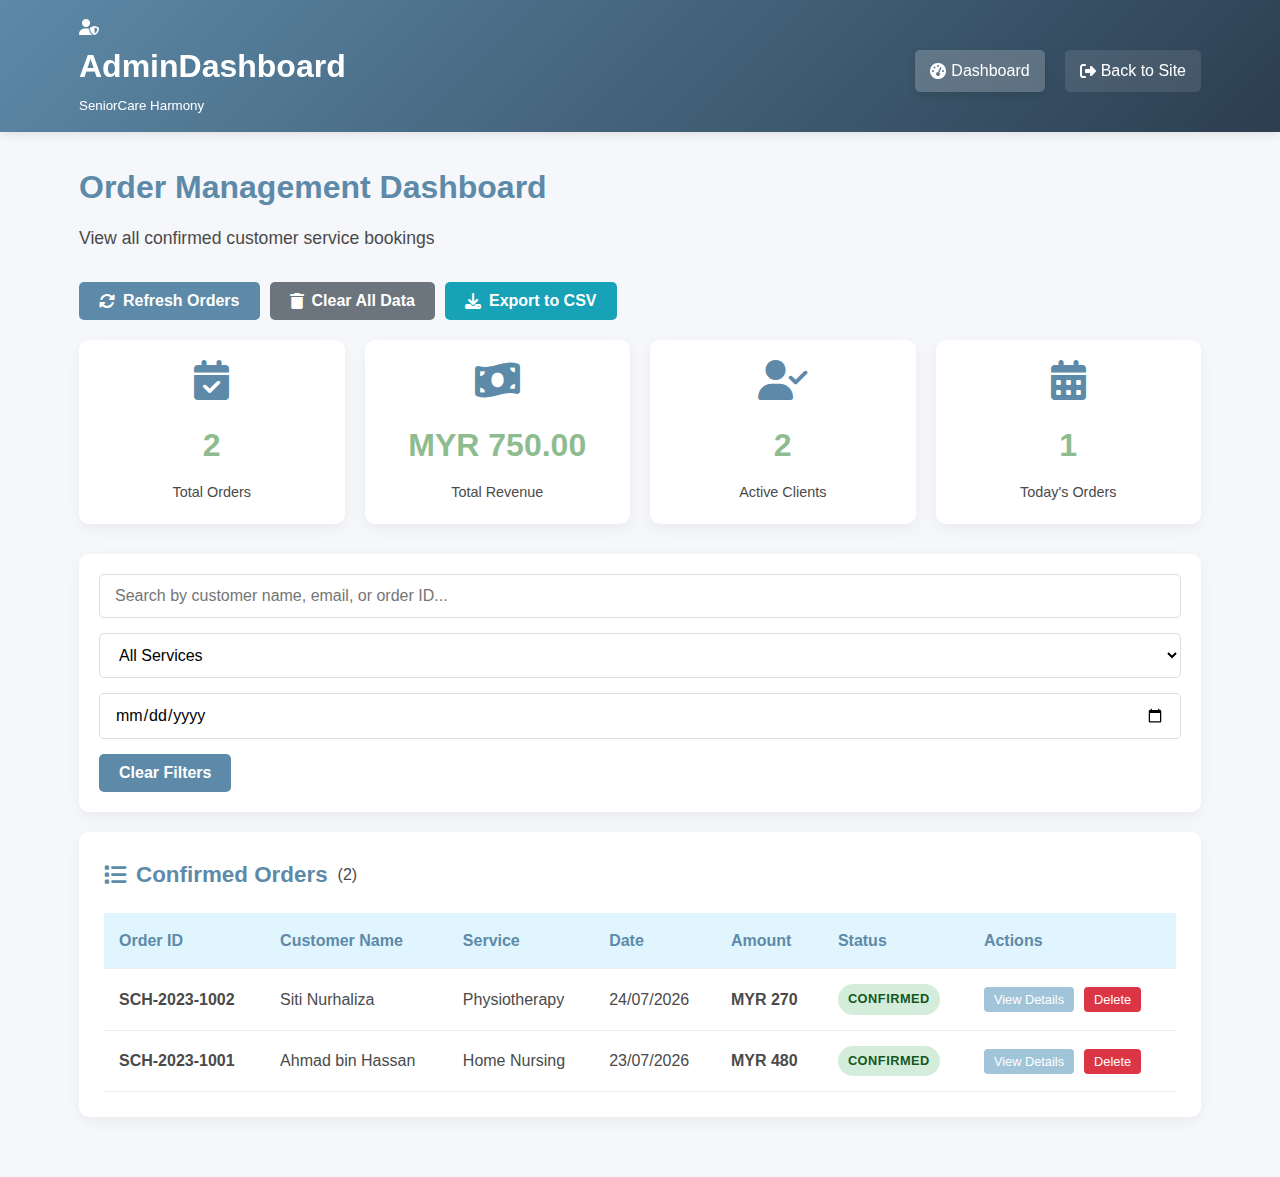
<file: admin.html>
<!DOCTYPE html>
<html lang="en">
<head>
    <meta charset="UTF-8">
    <meta name="viewport" content="width=device-width, initial-scale=1.0">
    <title>Admin Dashboard - SeniorCare Harmony</title>
    <link rel="stylesheet" href="admin-style.css">
    <link rel="stylesheet" href="https://cdnjs.cloudflare.com/ajax/libs/font-awesome/6.4.0/css/all.min.css">
    <style>
        /* Admin-specific styles */
        .admin-header {
            background: linear-gradient(135deg, var(--primary-blue), #2c3e50);
            color: white;
            padding: 15px 0;
            box-shadow: 0 2px 10px rgba(0,0,0,0.1);
        }
        
        .admin-nav {
            display: flex;
            gap: 20px;
            margin-top: 10px;
            flex-wrap: wrap;
        }
        
        .admin-nav a {
            color: white;
            text-decoration: none;
            padding: 8px 15px;
            border-radius: 5px;
            background: rgba(255,255,255,0.1);
            transition: background 0.3s;
            display: flex;
            align-items: center;
            gap: 5px;
        }
        
        .admin-nav a:hover,
        .admin-nav a.active {
            background: rgba(255,255,255,0.2);
        }
        
        .admin-stats {
            display: grid;
            grid-template-columns: repeat(auto-fit, minmax(200px, 1fr));
            gap: 20px;
            margin-bottom: 30px;
        }
        
        .stat-card {
            background: white;
            padding: 20px;
            border-radius: 10px;
            box-shadow: 0 5px 15px rgba(0,0,0,0.05);
            text-align: center;
        }
        
        .stat-card i {
            font-size: 2.5rem;
            color: var(--primary-blue);
            margin-bottom: 10px;
        }
        
        .stat-number {
            font-size: 2rem;
            font-weight: bold;
            color: var(--nature-green);
            margin: 10px 0;
        }
        
        .stat-label {
            color: var(--dark-grey);
            font-size: 0.9rem;
        }
        
        .admin-table-container {
            background: white;
            border-radius: 10px;
            padding: 25px;
            box-shadow: 0 5px 15px rgba(0,0,0,0.05);
            margin-bottom: 30px;
            overflow-x: auto;
        }
        
        table {
            width: 100%;
            border-collapse: collapse;
            margin-top: 20px;
        }
        
        th, td {
            padding: 15px;
            text-align: left;
            border-bottom: 1px solid #eee;
        }
        
        th {
            background-color: var(--light-blue);
            color: var(--primary-blue);
            font-weight: 600;
        }
        
        tr:hover {
            background-color: var(--light-grey);
        }
        
        .status {
            padding: 5px 10px;
            border-radius: 20px;
            font-size: 0.8rem;
            font-weight: 600;
            display: inline-block;
        }
        
        .status-confirmed {
            background-color: #d4edda;
            color: #155724;
        }
        
        .action-buttons {
            display: flex;
            gap: 10px;
        }
        
        .action-btn {
            padding: 5px 10px;
            border: none;
            border-radius: 4px;
            cursor: pointer;
            font-size: 0.8rem;
            transition: background 0.3s;
        }
        
        .btn-view {
            background-color: var(--soft-blue);
            color: white;
        }
        
        .btn-delete {
            background-color: #dc3545;
            color: white;
        }
        
        .modal {
            display: none;
            position: fixed;
            top: 0;
            left: 0;
            width: 100%;
            height: 100%;
            background: rgba(0,0,0,0.5);
            z-index: 1000;
            align-items: center;
            justify-content: center;
        }
        
        .modal-content {
            background: white;
            padding: 30px;
            border-radius: 10px;
            max-width: 600px;
            width: 90%;
            max-height: 80vh;
            overflow-y: auto;
        }
        
        .modal-header {
            display: flex;
            justify-content: space-between;
            align-items: center;
            margin-bottom: 20px;
        }
        
        .modal-header h3 {
            color: var(--primary-blue);
        }
        
        .close-modal {
            background: none;
            border: none;
            font-size: 1.5rem;
            cursor: pointer;
            color: var(--dark-grey);
        }
        
        .search-filter {
            background: white;
            padding: 20px;
            border-radius: 10px;
            box-shadow: 0 5px 15px rgba(0,0,0,0.05);
            margin-bottom: 20px;
            display: flex;
            gap: 15px;
            flex-wrap: wrap;
            align-items: center;
        }
        
        .search-box {
            flex: 1;
            min-width: 200px;
        }
        
        .filter-select {
            min-width: 150px;
        }
        
        .admin-actions {
            display: flex;
            gap: 10px;
            margin-bottom: 20px;
            flex-wrap: wrap;
        }
        
        .clear-storage-btn {
            background-color: #6c757d;
        }
        
        .export-btn {
            background-color: #17a2b8;
        }
    </style>
</head>
<body>
    <!-- Admin Header -->
    <header class="admin-header">
        <div class="container header-container">
            <div class="logo">
                <i class="fas fa-user-shield"></i>
                <h1>Admin<span>Dashboard</span></h1>
                <small>SeniorCare Harmony</small>
            </div>
            
            <div class="admin-nav">
                <a href="admin.html" class="active"><i class="fas fa-tachometer-alt"></i> Dashboard</a>
                <a href="home.html"><i class="fas fa-sign-out-alt"></i> Back to Site</a>
            </div>
        </div>
    </header>

    <main>
        <div class="container">
            <h2 class="section-title">Order Management Dashboard</h2>
            <p class="section-subtitle">View all confirmed customer service bookings</p>
            
            <!-- Admin Actions -->
            <div class="admin-actions">
                <button class="btn" id="refresh-orders-btn">
                    <i class="fas fa-sync-alt"></i> Refresh Orders
                </button>
                <button class="btn clear-storage-btn" id="clear-storage-btn">
                    <i class="fas fa-trash"></i> Clear All Data
                </button>
                <button class="btn export-btn" id="export-data-btn">
                    <i class="fas fa-download"></i> Export to CSV
                </button>
            </div>
            
            <!-- Statistics Cards -->
            <div class="admin-stats">
                <div class="stat-card">
                    <i class="fas fa-calendar-check"></i>
                    <div class="stat-number" id="total-orders">0</div>
                    <div class="stat-label">Total Orders</div>
                </div>
                
                <div class="stat-card">
                    <i class="fas fa-money-bill-wave"></i>
                    <div class="stat-number">MYR <span id="total-revenue">0</span></div>
                    <div class="stat-label">Total Revenue</div>
                </div>
                
                <div class="stat-card">
                    <i class="fas fa-user-check"></i>
                    <div class="stat-number" id="total-clients">0</div>
                    <div class="stat-label">Active Clients</div>
                </div>
                
                <div class="stat-card">
                    <i class="fas fa-calendar-alt"></i>
                    <div class="stat-number" id="today-orders">0</div>
                    <div class="stat-label">Today's Orders</div>
                </div>
            </div>
            
            <!-- Search and Filter -->
            <div class="search-filter">
                <div class="search-box">
                    <input type="text" id="search-orders" class="form-control" placeholder="Search by customer name, email, or order ID...">
                </div>
                
                <select id="filter-service" class="form-control filter-select">
                    <option value="">All Services</option>
                    <option value="Home Nursing">Home Nursing</option>
                    <option value="Physiotherapy">Physiotherapy</option>
                    <option value="Surgery Care">Surgery Care</option>
                    <option value="End of Life Care">End of Life Care</option>
                </select>
                
                <input type="date" id="filter-date" class="form-control">
                
                <button class="btn" id="clear-filters">Clear Filters</button>
            </div>
            
            <!-- Orders Table -->
            <div class="admin-table-container">
                <h3><i class="fas fa-list"></i> Confirmed Orders <span id="orders-count">(0)</span></h3>
                <table id="orders-table">
                    <thead>
                        <tr>
                            <th>Order ID</th>
                            <th>Customer Name</th>
                            <th>Service</th>
                            <th>Date</th>
                            <th>Amount</th>
                            <th>Status</th>
                            <th>Actions</th>
                        </tr>
                    </thead>
                    <tbody id="orders-body">
                        <!-- Orders will be populated by JavaScript -->
                    </tbody>
                </table>
                
                <div id="no-orders" style="text-align: center; padding: 40px; display: none;">
                    <i class="fas fa-clipboard-list" style="font-size: 3rem; color: var(--light-grey); margin-bottom: 20px;"></i>
                    <h4>No orders found</h4>
                    <p>Orders made on the services page will appear here automatically.</p>
                    <p>Make sure you're using the same browser where orders were placed.</p>
                </div>
            </div>
        </div>
    </main>

    <!-- Order Details Modal -->
    <div id="order-modal" class="modal">
        <div class="modal-content">
            <div class="modal-header">
                <h3>Order Details</h3>
                <button class="close-modal">&times;</button>
            </div>
            
            <div id="modal-body">
                <!-- Content will be populated by JavaScript -->
            </div>
            
            <div style="margin-top: 30px; text-align: center;">
                <button class="btn secondary-btn" id="close-modal-btn">Close</button>
                <button class="btn" id="print-order-btn"><i class="fas fa-print"></i> Print Order</button>
            </div>
        </div>
    </div>

    <script>
        // Load orders from localStorage - ALL ORDERS ARE CONFIRMED
        let orders = [];
        
        // Initialize the dashboard
        document.addEventListener('DOMContentLoaded', function() {
            loadOrders();
            updateStats();
            renderOrders(orders);
            
            // Search functionality
            document.getElementById('search-orders').addEventListener('input', filterOrders);
            
            // Filter functionality
            document.getElementById('filter-service').addEventListener('change', filterOrders);
            document.getElementById('filter-date').addEventListener('change', filterOrders);
            document.getElementById('clear-filters').addEventListener('click', clearFilters);
            
            // Button functionality
            document.getElementById('refresh-orders-btn').addEventListener('click', refreshOrders);
            document.getElementById('clear-storage-btn').addEventListener('click', clearAllData);
            document.getElementById('export-data-btn').addEventListener('click', exportToCSV);
            
            // Modal functionality
            document.querySelectorAll('.close-modal').forEach(btn => {
                btn.addEventListener('click', closeModal);
            });
            
            document.getElementById('close-modal-btn').addEventListener('click', closeModal);
            document.getElementById('print-order-btn').addEventListener('click', printOrder);
            
            // Close modal when clicking outside
            document.querySelectorAll('.modal').forEach(modal => {
                modal.addEventListener('click', function(e) {
                    if (e.target === this) {
                        closeModal();
                    }
                });
            });
            
            // Auto-refresh every 10 seconds
            setInterval(refreshOrders, 10000);
        });

        function loadOrders() {
            try {
                const storedOrders = localStorage.getItem('seniorcare_orders');
                orders = storedOrders ? JSON.parse(storedOrders) : [];
                
                // Ensure ALL orders have confirmed status
                orders.forEach(order => {
                    order.status = 'confirmed'; // Force confirmed status
                });
                
                // If no orders in localStorage, add some sample data
                if (orders.length === 0) {
                    orders = getSampleOrders();
                    saveOrdersToStorage();
                }
            } catch (error) {
                console.error('Error loading orders:', error);
                orders = getSampleOrders();
            }
        }

        function getSampleOrders() {
            const today = new Date().toISOString().split('T')[0];
            const yesterday = new Date(Date.now() - 86400000).toISOString().split('T')[0];
            
            return [
                {
                    id: 'SCH-2023-1001',
                    name: 'Ahmad bin Hassan',
                    email: 'ahmad@gmail.com',
                    phone: '012-3456789',
                    service: 'Home Nursing',
                    date: yesterday,
                    amount: 480,
                    status: 'confirmed',
                    duration: '4 days',
                    services: [
                        { name: 'Home Nursing', quantity: 4, price: 120, total: 480 }
                    ],
                    notes: 'Patient requires daily medication monitoring',
                    address: 'No. 12, Jalan Setia, Johor Bahru',
                    startDate: yesterday,
                    endDate: today,
                    paymentMethod: 'online-banking',
                    createdAt: new Date(Date.now() - 86400000).toISOString()
                },
                {
                    id: 'SCH-2023-1002',
                    name: 'Siti Nurhaliza',
                    email: 'siti@gmail.com',
                    phone: '013-9876543',
                    service: 'Physiotherapy',
                    date: today,
                    amount: 270,
                    status: 'confirmed',
                    duration: '3 sessions',
                    services: [
                        { name: 'Physiotherapy', quantity: 3, price: 90, total: 270 }
                    ],
                    notes: 'Post-stroke rehabilitation',
                    address: 'No. 45, Jalan Tanjung, Penang',
                    startDate: today,
                    endDate: today,
                    paymentMethod: 'cash',
                    createdAt: new Date().toISOString()
                }
            ];
        }

        function saveOrdersToStorage() {
            try {
                localStorage.setItem('seniorcare_orders', JSON.stringify(orders));
                return true;
            } catch (error) {
                console.error('Error saving orders:', error);
                return false;
            }
        }

        function updateStats() {
            const totalOrders = orders.length;
            const totalRevenue = orders.reduce((sum, order) => sum + order.amount, 0);
            const uniqueClients = [...new Set(orders.map(order => order.email))].length;
            const today = new Date().toISOString().split('T')[0];
            const todayOrders = orders.filter(order => order.date === today).length;
            
            document.getElementById('total-orders').textContent = totalOrders;
            document.getElementById('total-revenue').textContent = totalRevenue.toFixed(2);
            document.getElementById('total-clients').textContent = uniqueClients;
            document.getElementById('today-orders').textContent = todayOrders;
            document.getElementById('orders-count').textContent = `(${totalOrders})`;
        }

        function renderOrders(ordersToRender) {
            const ordersBody = document.getElementById('orders-body');
            const noOrders = document.getElementById('no-orders');
            
            if (ordersToRender.length === 0) {
                ordersBody.innerHTML = '';
                noOrders.style.display = 'block';
                return;
            }
            
            noOrders.style.display = 'none';
            ordersBody.innerHTML = '';
            
            // Sort by date (newest first)
            ordersToRender.sort((a, b) => new Date(b.date || b.createdAt) - new Date(a.date || a.createdAt));
            
            ordersToRender.forEach(order => {
                const row = document.createElement('tr');
                const orderDate = order.date ? formatDate(order.date) : formatDate(order.createdAt);
                
                row.innerHTML = `
                    <td><strong>${order.id}</strong></td>
                    <td>${order.name}</td>
                    <td>${order.service || 'Multiple Services'}</td>
                    <td>${orderDate}</td>
                    <td><strong>MYR ${order.amount}</strong></td>
                    <td><span class="status status-confirmed">CONFIRMED</span></td>
                    <td>
                        <div class="action-buttons">
                            <button class="action-btn btn-view" onclick="viewOrder('${order.id}')">View Details</button>
                            <button class="action-btn btn-delete" onclick="deleteOrder('${order.id}')">Delete</button>
                        </div>
                    </td>
                `;
                
                ordersBody.appendChild(row);
            });
        }

        function filterOrders() {
            const searchTerm = document.getElementById('search-orders').value.toLowerCase();
            const serviceFilter = document.getElementById('filter-service').value;
            const dateFilter = document.getElementById('filter-date').value;
            
            let filtered = orders.filter(order => {
                // Search in name, email, phone, and order ID
                const matchesSearch = !searchTerm || 
                    order.name.toLowerCase().includes(searchTerm) ||
                    order.email.toLowerCase().includes(searchTerm) ||
                    order.phone.includes(searchTerm) ||
                    order.id.toLowerCase().includes(searchTerm);
                
                const matchesService = !serviceFilter || order.service === serviceFilter;
                const matchesDate = !dateFilter || 
                    (order.date && order.date === dateFilter) ||
                    (order.createdAt && order.createdAt.split('T')[0] === dateFilter);
                
                return matchesSearch && matchesService && matchesDate;
            });
            
            renderOrders(filtered);
        }

        function clearFilters() {
            document.getElementById('search-orders').value = '';
            document.getElementById('filter-service').value = '';
            document.getElementById('filter-date').value = '';
            
            renderOrders(orders);
        }

        function refreshOrders() {
            loadOrders();
            updateStats();
            renderOrders(orders);
        }

        function formatDate(dateString) {
            try {
                const date = new Date(dateString);
                return date.toLocaleDateString('en-GB', {
                    day: '2-digit',
                    month: '2-digit',
                    year: 'numeric'
                });
            } catch (error) {
                return dateString;
            }
        }

        function viewOrder(orderId) {
            const order = orders.find(o => o.id === orderId);
            if (!order) {
                return;
            }
            
            const modalBody = document.getElementById('modal-body');
            modalBody.innerHTML = `
                <div style="margin-bottom: 20px;">
                    <h4 style="color: var(--primary-blue);">Order Information</h4>
                    <div class="receipt-row">
                        <span><strong>Order ID:</strong></span>
                        <span>${order.id}</span>
                    </div>
                    <div class="receipt-row">
                        <span><strong>Date:</strong></span>
                        <span>${formatDate(order.date || order.createdAt)}</span>
                    </div>
                    <div class="receipt-row">
                        <span><strong>Status:</strong></span>
                        <span class="status status-confirmed">CONFIRMED</span>
                    </div>
                    ${order.createdAt ? `<div class="receipt-row">
                        <span><strong>Created:</strong></span>
                        <span>${new Date(order.createdAt).toLocaleString()}</span>
                    </div>` : ''}
                </div>
                
                <div style="margin-bottom: 20px;">
                    <h4 style="color: var(--primary-blue);">Customer Information</h4>
                    <div class="receipt-row">
                        <span><strong>Name:</strong></span>
                        <span>${order.name}</span>
                    </div>
                    <div class="receipt-row">
                        <span><strong>Email:</strong></span>
                        <span>${order.email}</span>
                    </div>
                    <div class="receipt-row">
                        <span><strong>Phone:</strong></span>
                        <span>${order.phone}</span>
                    </div>
                    ${order.address ? `<div class="receipt-row">
                        <span><strong>Address:</strong></span>
                        <span>${order.address}</span>
                    </div>` : ''}
                </div>
                
                <div style="margin-bottom: 20px;">
                    <h4 style="color: var(--primary-blue);">Service Details</h4>
                    <div class="receipt-row">
                        <span><strong>Service:</strong></span>
                        <span>${order.service || 'Multiple Services'}</span>
                    </div>
                    ${order.duration ? `<div class="receipt-row">
                        <span><strong>Duration:</strong></span>
                        <span>${order.duration}</span>
                    </div>` : ''}
                    ${order.startDate ? `<div class="receipt-row">
                        <span><strong>Start Date:</strong></span>
                        <span>${formatDate(order.startDate)}</span>
                    </div>` : ''}
                    ${order.endDate ? `<div class="receipt-row">
                        <span><strong>End Date:</strong></span>
                        <span>${formatDate(order.endDate)}</span>
                    </div>` : ''}
                    <div class="receipt-row">
                        <span><strong>Total Amount:</strong></span>
                        <span><strong>MYR ${order.amount}</strong></span>
                    </div>
                </div>
                
                ${order.services && order.services.length > 0 ? `
                <div style="margin-bottom: 20px;">
                    <h4 style="color: var(--primary-blue);">Services Breakdown</h4>
                    ${order.services.map(service => `
                        <div class="receipt-row">
                            <span>${service.name} (${service.quantity} ${service.quantity > 1 ? (service.type === 'session' ? 'sessions' : 'days') : (service.type === 'session' ? 'session' : 'day')})</span>
                            <span>MYR ${service.total || service.price * service.quantity}</span>
                        </div>
                    `).join('')}
                </div>
                ` : ''}
                
                ${order.notes ? `
                <div style="margin-bottom: 20px;">
                    <h4 style="color: var(--primary-blue);">Notes</h4>
                    <p style="background: var(--light-grey); padding: 15px; border-radius: 5px;">${order.notes}</p>
                </div>
                ` : ''}
                
                ${order.paymentMethod ? `
                <div style="margin-bottom: 20px;">
                    <h4 style="color: var(--primary-blue);">Payment Information</h4>
                    <div class="receipt-row">
                        <span><strong>Payment Method:</strong></span>
                        <span>${order.paymentMethod}</span>
                    </div>
                </div>
                ` : ''}
            `;
            
            document.getElementById('order-modal').style.display = 'flex';
        }

        function deleteOrder(orderId) {
            if (confirm(`Delete order ${orderId}? This cannot be undone.`)) {
                orders = orders.filter(order => order.id !== orderId);
                saveOrdersToStorage();
                updateStats();
                renderOrders(orders);
            }
        }

        function clearAllData() {
            if (confirm('Clear ALL order data? This will delete everything!')) {
                localStorage.removeItem('seniorcare_orders');
                orders = [];
                updateStats();
                renderOrders(orders);
            }
        }

        function exportToCSV() {
            if (orders.length === 0) {
                return;
            }
            
            // Create CSV content
            const headers = ['Order ID', 'Customer Name', 'Email', 'Phone', 'Service', 'Date', 'Amount', 'Status', 'Notes'];
            const csvContent = [
                headers.join(','),
                ...orders.map(order => [
                    order.id,
                    `"${order.name}"`,
                    order.email,
                    order.phone,
                    `"${order.service || ''}"`,
                    order.date || '',
                    order.amount,
                    'CONFIRMED',
                    `"${(order.notes || '').replace(/"/g, '""')}"`
                ].join(','))
            ].join('\n');
            
            // Create download link
            const blob = new Blob([csvContent], { type: 'text/csv' });
            const url = URL.createObjectURL(blob);
            const a = document.createElement('a');
            a.href = url;
            a.download = `seniorcare-orders-${new Date().toISOString().split('T')[0]}.csv`;
            document.body.appendChild(a);
            a.click();
            document.body.removeChild(a);
            URL.revokeObjectURL(url);
        }

        function printOrder() {
            const modalContent = document.querySelector('#order-modal .modal-content').innerHTML;
            const originalContent = document.body.innerHTML;
            
            document.body.innerHTML = `
                <div style="padding: 20px; font-family: Arial, sans-serif;">
                    <h1 style="color: var(--primary-blue); text-align: center;">SeniorCare Harmony</h1>
                    <h2 style="text-align: center;">Order Details</h2>
                    ${modalContent}
                </div>
            `;
            
            window.print();
            document.body.innerHTML = originalContent;
            location.reload();
        }

        function closeModal() {
            document.querySelectorAll('.modal').forEach(modal => {
                modal.style.display = 'none';
            });
        }
    </script>
</body>
</html>
</file>
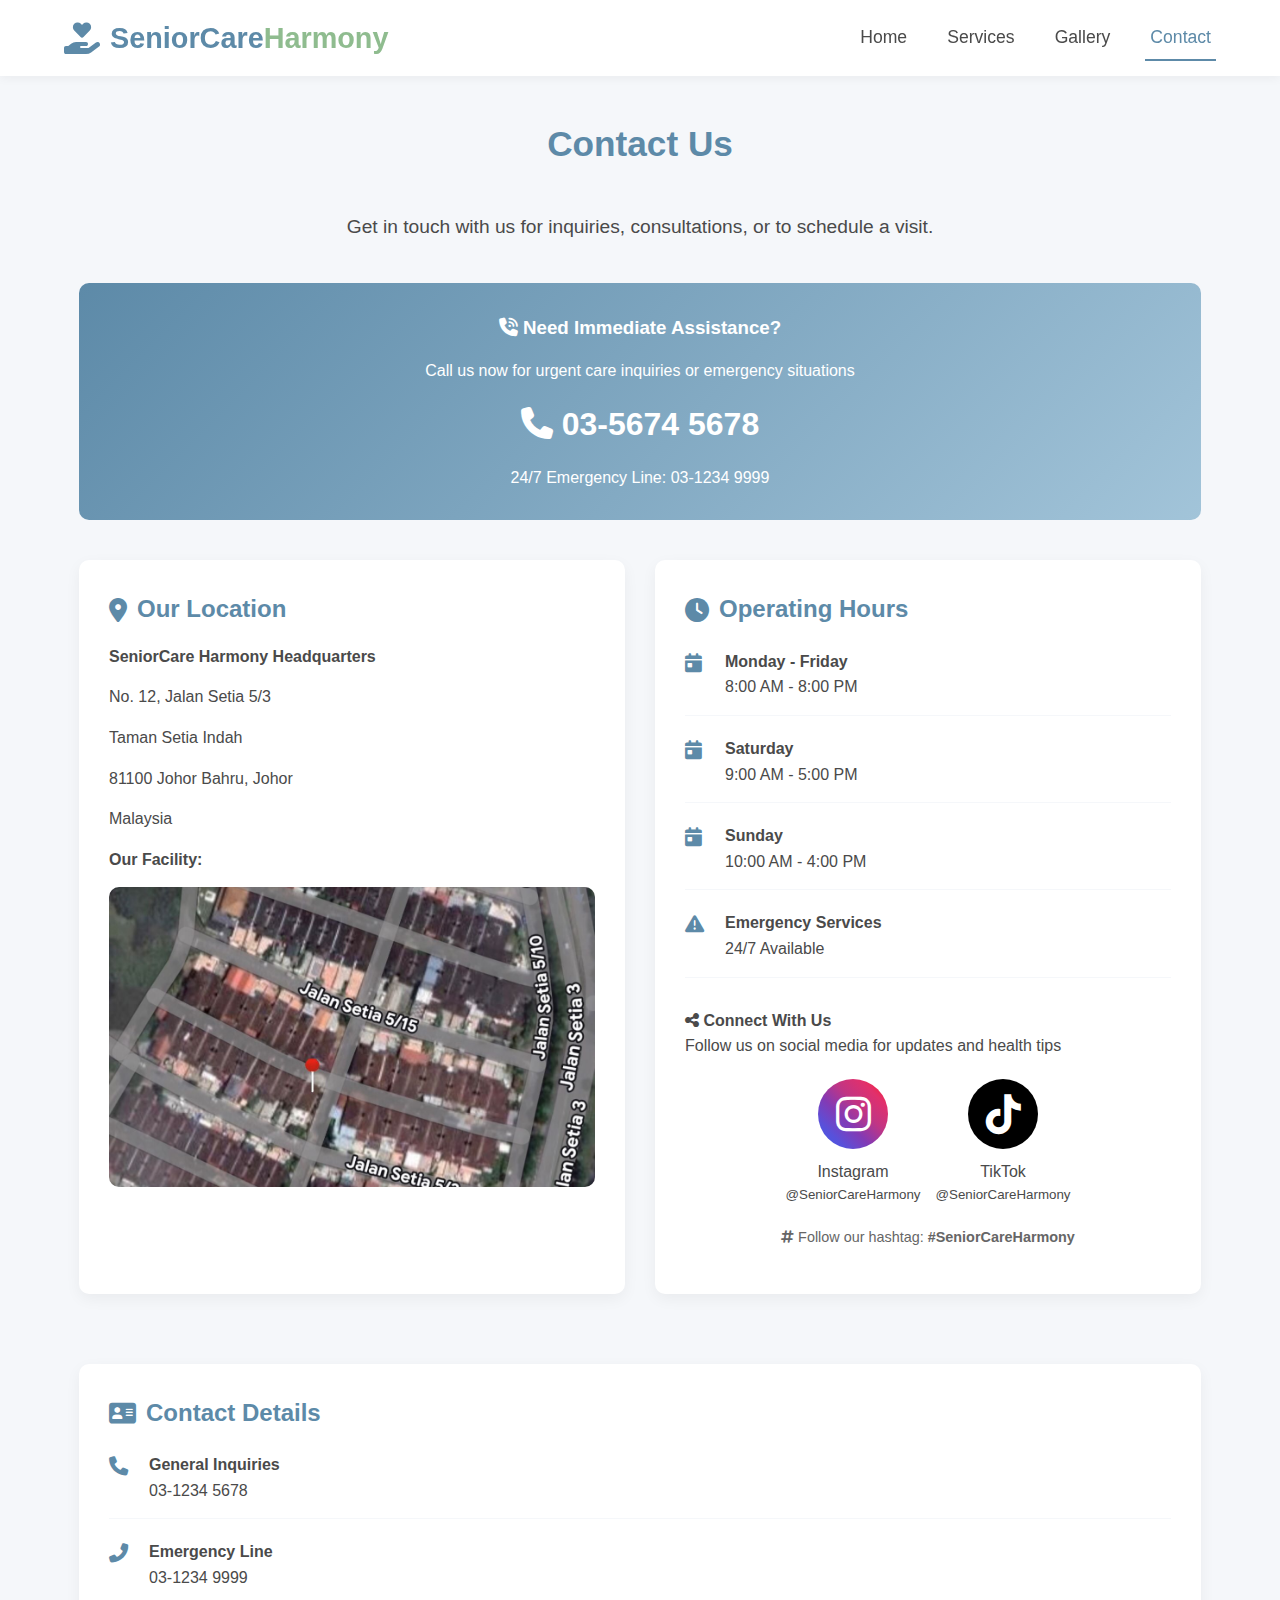
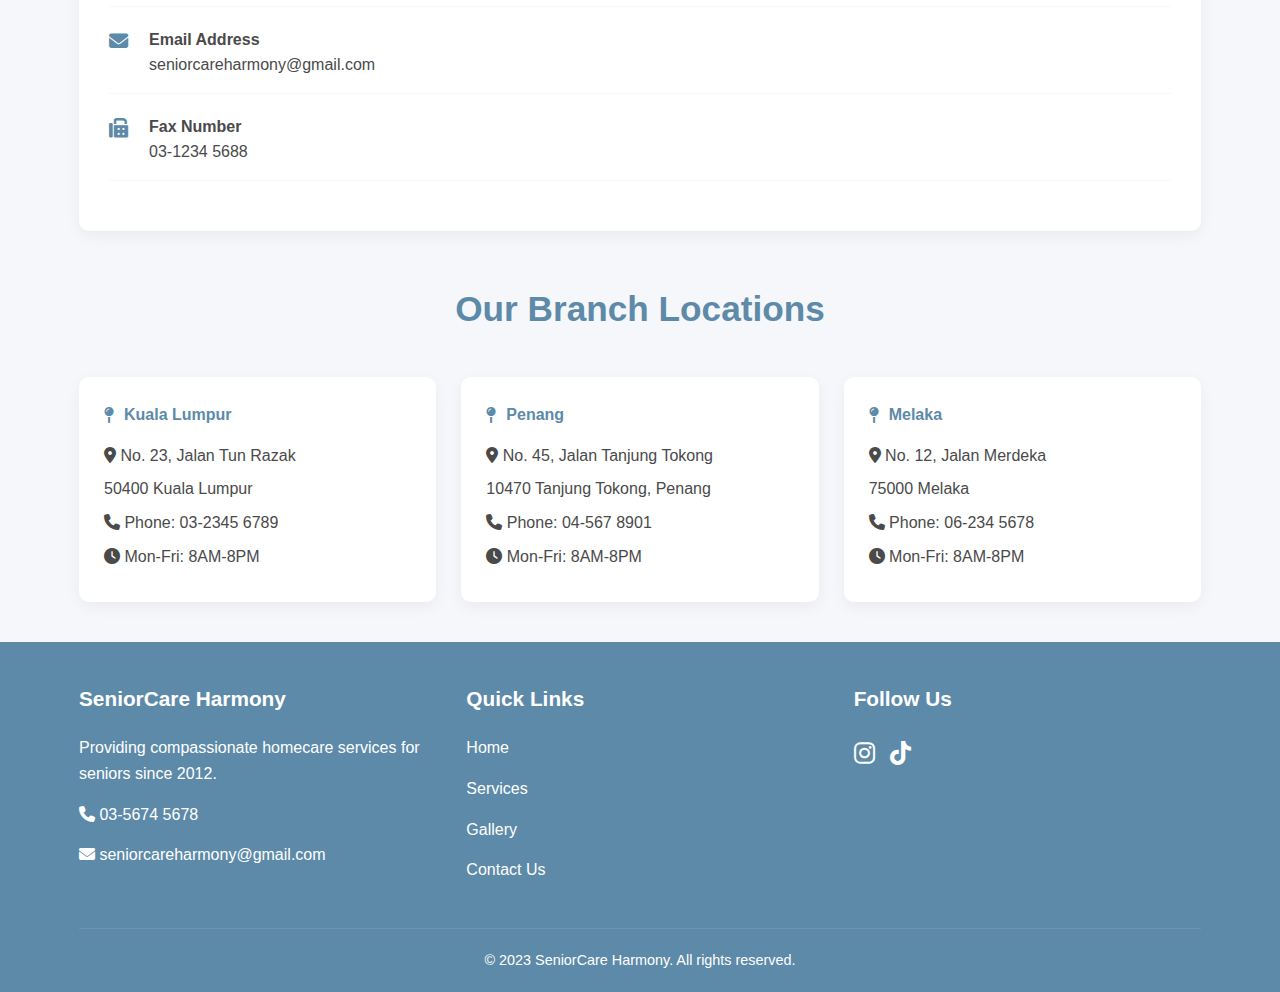
<file: contact.html>
<!DOCTYPE html>
<html lang="en">
<head>
    <meta charset="UTF-8">
    <meta name="viewport" content="width=device-width, initial-scale=1.0">
    <title>Contact Us - SeniorCare Harmony</title>
    <link rel="stylesheet" href="style.css">
    <link rel="stylesheet" href="https://cdnjs.cloudflare.com/ajax/libs/font-awesome/6.4.0/css/all.min.css">
    <style>
        .location-img-placeholder {
            height: 300px;
            border-radius: 10px;
            margin-top: 15px;
            overflow: hidden;
            background-color: var(--soft-blue);
        }
        
        .location-img-placeholder img {
            width: 100%;
            height: 100%;
            object-fit: cover;
        }
        
        .social-media-only {
            margin-top: 30px;
        }
        
        .social-media-icons {
            display: flex;
            gap: 30px;
            margin-top: 20px;
            justify-content: center;
            flex-wrap: wrap;
        }
        
        .social-icon {
            display: flex;
            flex-direction: column;
            align-items: center;
            text-decoration: none;
            color: var(--dark-grey);
            transition: transform 0.3s;
            width: 120px;
        }
        
        .social-icon:hover {
            transform: translateY(-5px);
        }
        
        .social-icon i {
            font-size: 2.5rem;
            margin-bottom: 10px;
            width: 70px;
            height: 70px;
            border-radius: 50%;
            display: flex;
            align-items: center;
            justify-content: center;
        }
        
        .social-icon.instagram i {
            background: linear-gradient(45deg, #405DE6, #5851DB, #833AB4, #C13584, #E1306C, #FD1D1D);
            color: white;
        }
        
        .social-icon.tiktok i {
            background: #000000;
            color: white;
        }
        
        .contact-details {
            margin-top: 20px;
        }
        
        .contact-item {
            display: flex;
            align-items: flex-start;
            margin-bottom: 20px;
            padding-bottom: 15px;
            border-bottom: 1px solid var(--light-grey);
        }
        
        .contact-item i {
            color: var(--primary-blue);
            font-size: 1.2rem;
            margin-right: 15px;
            margin-top: 5px;
            min-width: 25px;
        }
        
        .branch-locations {
            margin-top: 50px;
        }
        
        .branches-grid {
            display: grid;
            grid-template-columns: repeat(auto-fit, minmax(280px, 1fr));
            gap: 25px;
        }
        
        .branch-card {
            background-color: var(--white);
            padding: 25px;
            border-radius: 10px;
            box-shadow: 0 5px 15px rgba(0,0,0,0.05);
            transition: transform 0.3s;
        }
        
        .branch-card:hover {
            transform: translateY(-5px);
        }
        
        .branch-card h4 {
            color: var(--primary-blue);
            margin-bottom: 15px;
            display: flex;
            align-items: center;
            gap: 10px;
        }
        
        .branch-card p {
            margin-bottom: 8px;
        }
        
        .call-now {
            text-align: center;
            margin: 40px 0;
            padding: 30px;
            background: linear-gradient(135deg, var(--primary-blue), var(--soft-blue));
            border-radius: 10px;
            color: white;
        }
        
        .call-now h3 {
            color: white;
            margin-bottom: 15px;
        }
        
        .phone-number {
            font-size: 2rem;
            font-weight: bold;
            margin: 15px 0;
        }
    </style>
</head>
<body>
    <header>
        <div class="container header-container">
            <div class="logo">
                <i class="fas fa-hand-holding-heart"></i>
                <h1>SeniorCare<span>Harmony</span></h1>
            </div>
            
            <div class="menu-toggle" id="mobile-menu">
                <i class="fas fa-bars"></i>
            </div>
            
            <nav>
                <ul class="nav-menu">
                    <li><a href="index.html">Home</a></li>
                    <li><a href="services.html">Services</a></li>
                    <li><a href="gallery.html">Gallery</a></li>
                    <li><a href="contact.html" class="active">Contact</a></li>
                </ul>
            </nav>
        </div>
    </header>

    <main>
        <div class="container">
            <h2 class="section-title">Contact Us</h2>
            <p class="section-subtitle">Get in touch with us for inquiries, consultations, or to schedule a visit.</p>
            
            <div class="call-now">
                <h3><i class="fas fa-phone-volume"></i> Need Immediate Assistance?</h3>
                <p>Call us now for urgent care inquiries or emergency situations</p>
                <div class="phone-number">
                    <i class="fas fa-phone"></i> 03-5674 5678
                </div>
                <p>24/7 Emergency Line: 03-1234 9999</p>
            </div>
            
            <div class="contact-container">
                <div class="contact-info">
                    <div class="content-card">
                        <h3><i class="fas fa-map-marker-alt"></i> Our Location</h3>
                        <p><strong>SeniorCare Harmony Headquarters</strong></p>
                        <p>No. 12, Jalan Setia 5/3</p>
                        <p>Taman Setia Indah</p>
                        <p>81100 Johor Bahru, Johor</p>
                        <p>Malaysia</p>
                        
                        <div class="location-image">
                            <h4>Our Facility:</h4>
                            <div class="location-img-placeholder">
                                <img src="location.jpeg" alt="Our Location">
                            </div>
                        </div>
                    </div>
                    
                    <div class="content-card">
                        <h3><i class="fas fa-clock"></i> Operating Hours</h3>
                        <div class="contact-details">
                            <div class="contact-item">
                                <i class="fas fa-calendar-day"></i>
                                <div>
                                    <strong>Monday - Friday</strong><br>
                                    8:00 AM - 8:00 PM
                                </div>
                            </div>
                            
                            <div class="contact-item">
                                <i class="fas fa-calendar-day"></i>
                                <div>
                                    <strong>Saturday</strong><br>
                                    9:00 AM - 5:00 PM
                                </div>
                            </div>
                            
                            <div class="contact-item">
                                <i class="fas fa-calendar-day"></i>
                                <div>
                                    <strong>Sunday</strong><br>
                                    10:00 AM - 4:00 PM
                                </div>
                            </div>
                            
                            <div class="contact-item">
                                <i class="fas fa-exclamation-triangle"></i>
                                <div>
                                    <strong>Emergency Services</strong><br>
                                    24/7 Available
                                </div>
                            </div>
                        </div>
                        
                        <div class="social-media-only">
                            <h4><i class="fas fa-share-alt"></i> Connect With Us</h4>
                            <p>Follow us on social media for updates and health tips</p>
                            
                            <div class="social-media-icons">
                                <a href="https://www.instagram.com/seniorcareharmony?igsh=MTA3aTJvNndkYnVxag%3D%3D&utm_source=qr" class="social-icon instagram" target="_blank">
                                    <i class="fab fa-instagram"></i>
                                    <span>Instagram</span>
                                    <small>@SeniorCareHarmony</small>
                                </a>
                                
                                <a href="https://www.tiktok.com/@seniorcareharmony?_r=1&_t=ZS-92osRmjnjYO" class="social-icon tiktok" target="_blank">
                                    <i class="fab fa-tiktok"></i>
                                    <span>TikTok</span>
                                    <small>@SeniorCareHarmony</small>
                                </a>
                            </div>
                            
                            <p style="margin-top: 20px; font-size: 0.9rem; color: #666; text-align: center;">
                                <i class="fas fa-hashtag"></i> Follow our hashtag: <strong>#SeniorCareHarmony</strong>
                            </p>
                        </div>
                    </div>
                </div>
            </div>
            
            <div class="content-card">
                <h3><i class="fas fa-address-card"></i> Contact Details</h3>
                <div class="contact-details">
                    <div class="contact-item">
                        <i class="fas fa-phone"></i>
                        <div>
                            <strong>General Inquiries</strong><br>
                            03-1234 5678
                        </div>
                    </div>
                    
                    <div class="contact-item">
                        <i class="fas fa-phone-alt"></i>
                        <div>
                            <strong>Emergency Line</strong><br>
                            03-1234 9999
                        </div>
                    </div>
                    
                    <div class="contact-item">
                        <i class="fas fa-envelope"></i>
                        <div>
                            <strong>Email Address</strong><br>
                            seniorcareharmony@gmail.com
                        </div>
                    </div>
                    
                    <div class="contact-item">
                        <i class="fas fa-fax"></i>
                        <div>
                            <strong>Fax Number</strong><br>
                            03-1234 5688
                        </div>
                    </div>
                </div>
            </div>
            
            <div class="branch-locations">
                <h3 class="section-title">Our Branch Locations</h3>
                <div class="branches-grid">
                    <div class="branch-card">
                        <h4><i class="fas fa-map-pin"></i> Kuala Lumpur</h4>
                        <p><i class="fas fa-map-marker-alt"></i> No. 23, Jalan Tun Razak</p>
                        <p>50400 Kuala Lumpur</p>
                        <p><i class="fas fa-phone"></i> Phone: 03-2345 6789</p>
                        <p><i class="fas fa-clock"></i> Mon-Fri: 8AM-8PM</p>
                    </div>
                    
                    <div class="branch-card">
                        <h4><i class="fas fa-map-pin"></i> Penang</h4>
                        <p><i class="fas fa-map-marker-alt"></i> No. 45, Jalan Tanjung Tokong</p>
                        <p>10470 Tanjung Tokong, Penang</p>
                        <p><i class="fas fa-phone"></i> Phone: 04-567 8901</p>
                        <p><i class="fas fa-clock"></i> Mon-Fri: 8AM-8PM</p>
                    </div>
                    
                    <div class="branch-card">
                        <h4><i class="fas fa-map-pin"></i> Melaka</h4>
                        <p><i class="fas fa-map-marker-alt"></i> No. 12, Jalan Merdeka</p>
                        <p>75000 Melaka</p>
                        <p><i class="fas fa-phone"></i> Phone: 06-234 5678</p>
                        <p><i class="fas fa-clock"></i> Mon-Fri: 8AM-8PM</p>
                    </div>
                </div>
            </div>
        </div>
    </main>

    <footer>
        <div class="container">
            <div class="footer-content">
                <div class="footer-section">
                    <h3>SeniorCare Harmony</h3>
                    <p>Providing compassionate homecare services for seniors since 2012.</p>
                    <p><i class="fas fa-phone"></i> 03-5674 5678</p>
                    <p><i class="fas fa-envelope"></i> seniorcareharmony@gmail.com</p>
                </div>
                <div class="footer-section">
                    <h3>Quick Links</h3>
                    <p><a href="home.html">Home</a></p>
                    <p><a href="services.html">Services</a></p>
                    <p><a href="gallery.html">Gallery</a></p>
                    <p><a href="contact.html">Contact Us</a></p>
                </div>
                <div class="footer-section">
                    <h3>Follow Us</h3>
                    <div class="social-links">
                        <a href="#"><i class="fab fa-instagram"></i></a>
                        <a href="#"><i class="fab fa-tiktok"></i></a>
                    </div>
                </div>
            </div>
            <div class="copyright">
                <p>&copy; 2023 SeniorCare Harmony. All rights reserved.</p>
            </div>
        </div>
    </footer>

    <script>
        document.getElementById('mobile-menu').addEventListener('click', function() {
            document.querySelector('.nav-menu').classList.toggle('active');
        });
    </script>
</body>
</html>
</file>
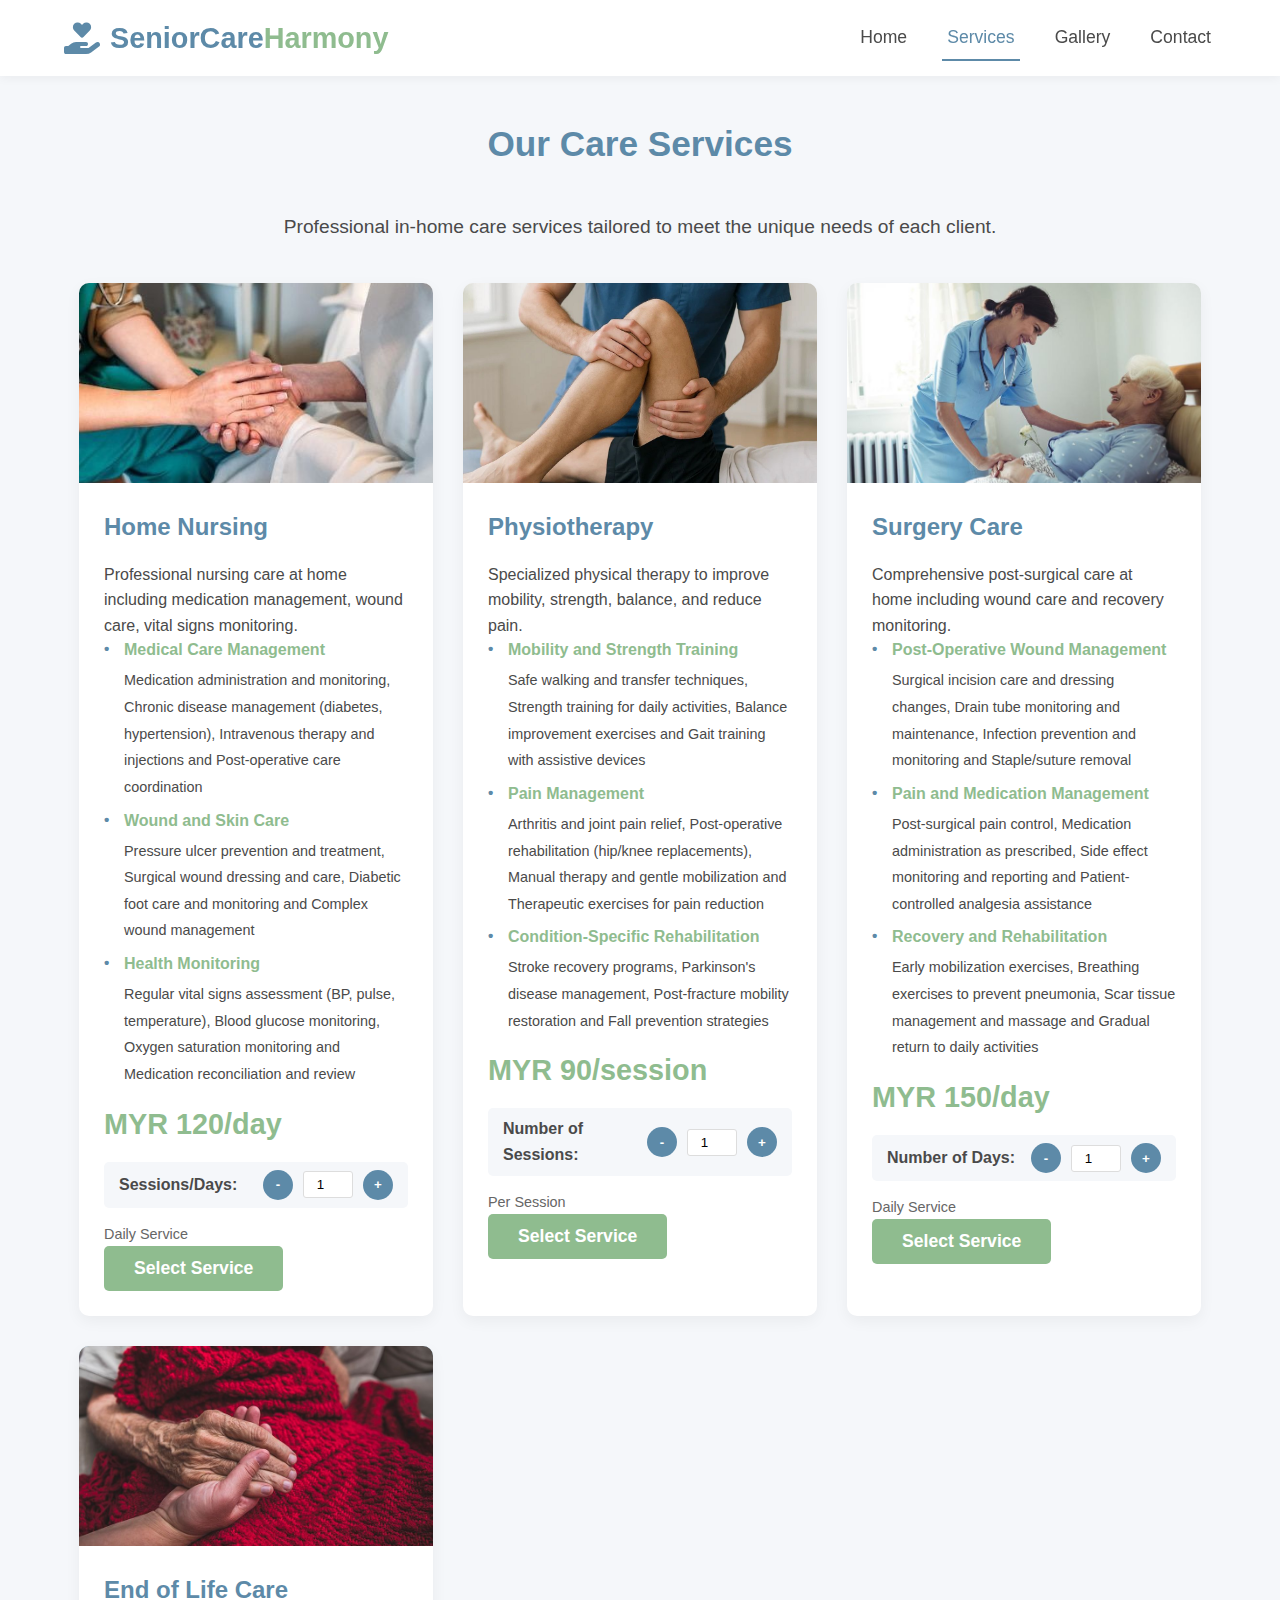
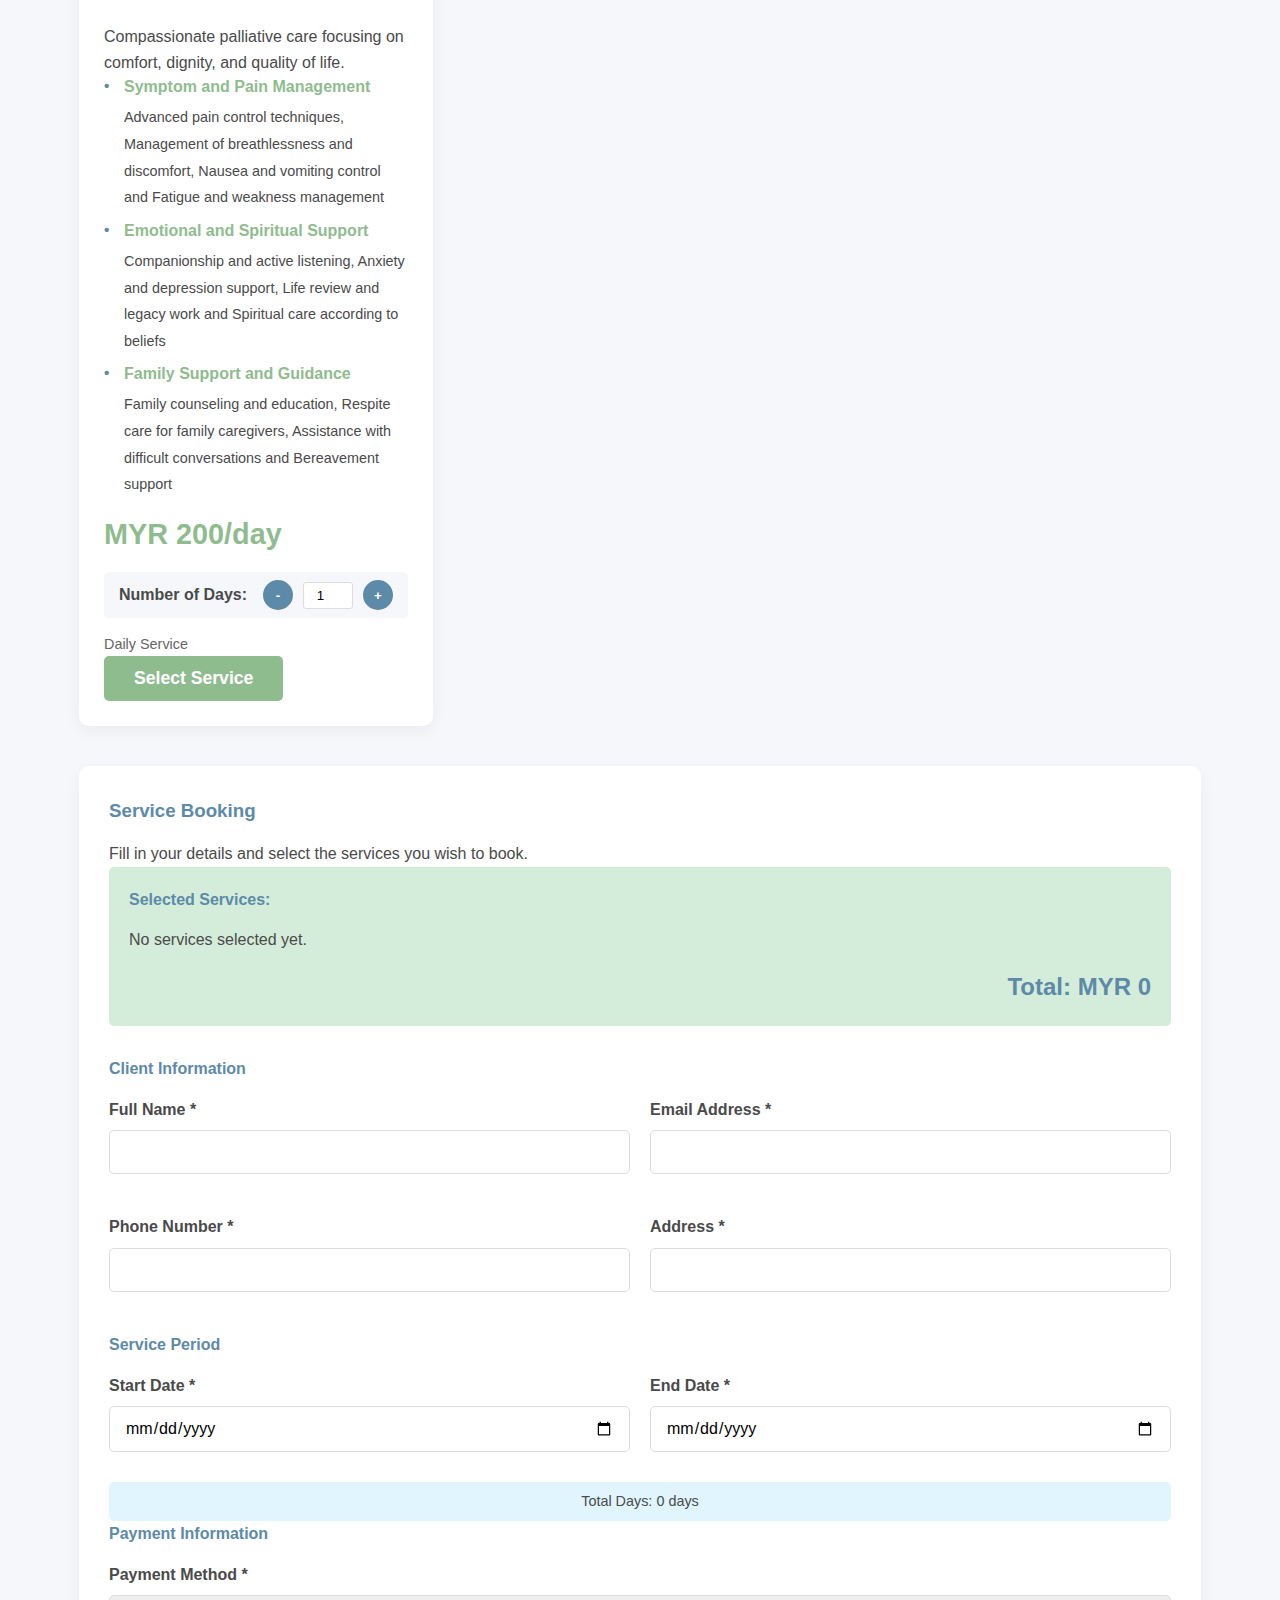
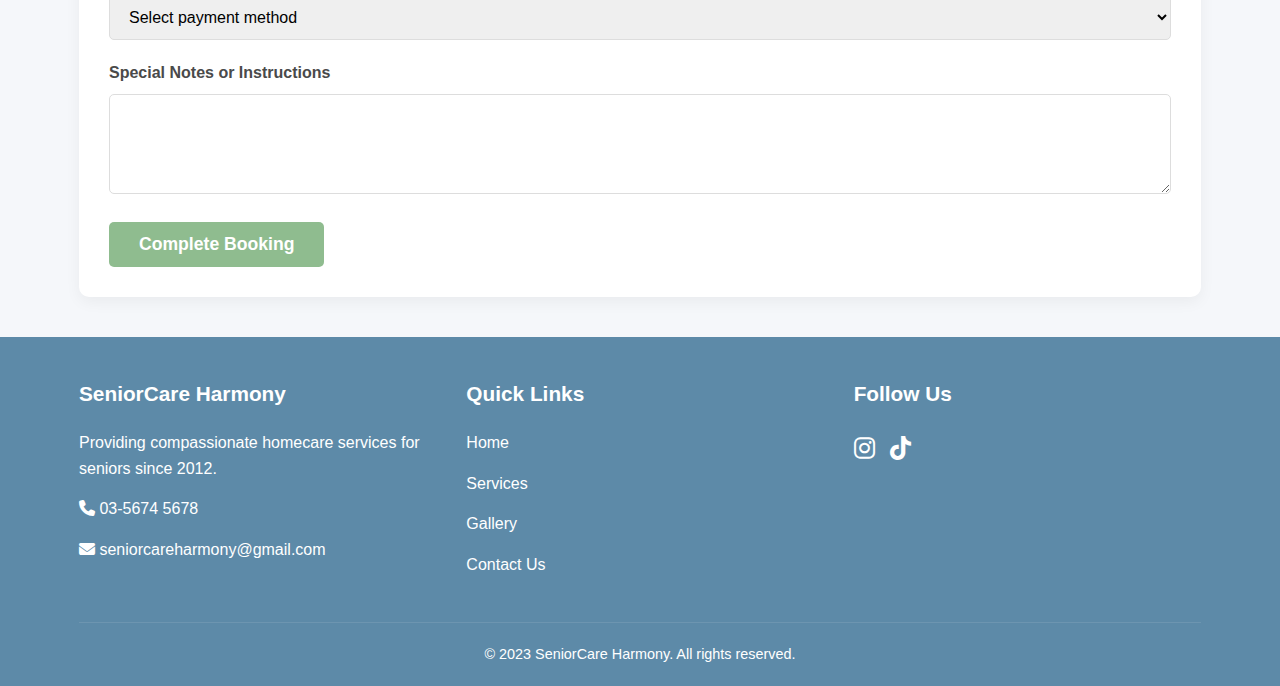
<file: services.html>
<!DOCTYPE html>
<html lang="en">
<head>
    <meta charset="UTF-8">
    <meta name="viewport" content="width=device-width, initial-scale=1.0">
    <title>Our Services - SeniorCare Harmony</title>
    <link rel="stylesheet" href="style.css">
    <link rel="stylesheet" href="https://cdnjs.cloudflare.com/ajax/libs/font-awesome/6.4.0/css/all.min.css">
    <style>
        .service-img {
            height: 200px;
            margin: 0;
            position: relative;
            overflow: hidden;
            background-color: var(--soft-blue);
        }
        
        .service-img img {
            width: 100%;
            height: 100%;
            object-fit: cover;
        }
        
        .receipt-box {
            background-color: var(--white);
            border: 2px solid var(--primary-blue);
            border-radius: 10px;
            padding: 30px;
            max-width: 600px;
            margin: 0 auto;
            display: none;
        }
        
        .receipt-header {
            text-align: center;
            border-bottom: 2px dashed var(--primary-blue);
            padding-bottom: 20px;
            margin-bottom: 20px;
        }
        
        .receipt-header h3 {
            color: var(--primary-blue);
            margin-bottom: 10px;
        }
        
        .receipt-details {
            margin-bottom: 25px;
        }
        
        .receipt-row {
            display: flex;
            justify-content: space-between;
            margin-bottom: 10px;
            padding-bottom: 10px;
            border-bottom: 1px dotted #ddd;
        }
        
        .receipt-row.total {
            border-top: 2px solid var(--primary-blue);
            border-bottom: none;
            padding-top: 15px;
            font-weight: bold;
            font-size: 1.2rem;
            color: var(--primary-blue);
        }
        
        .receipt-footer {
            text-align: center;
            margin-top: 25px;
            padding-top: 20px;
            border-top: 1px dashed #ddd;
            font-size: 0.9rem;
            color: #666;
        }
        
        .selected-service-item {
            display: flex;
            justify-content: space-between;
            align-items: center;
            background: var(--light-grey);
            padding: 12px 15px;
            margin-bottom: 10px;
            border-radius: 5px;
        }
        
        .remove-service {
            background: #ff6b6b;
            color: white;
            border: none;
            border-radius: 3px;
            padding: 3px 8px;
            cursor: pointer;
            font-size: 0.8rem;
        }
        
        /* New styles for enhanced service selection */
        .service-quantity-control {
            display: flex;
            align-items: center;
            justify-content: space-between;
            margin: 15px 0;
            background: var(--light-grey);
            padding: 8px 15px;
            border-radius: 5px;
        }
        
        .quantity-controls {
            display: flex;
            align-items: center;
            gap: 10px;
        }
        
        .quantity-btn {
            background: var(--primary-blue);
            color: white;
            border: none;
            width: 30px;
            height: 30px;
            border-radius: 50%;
            cursor: pointer;
            font-weight: bold;
            display: flex;
            align-items: center;
            justify-content: center;
        }
        
        .quantity-btn:hover {
            background: var(--nature-green);
        }
        
        .quantity-input {
            width: 50px;
            text-align: center;
            padding: 5px;
            border: 1px solid #ddd;
            border-radius: 3px;
        }
        
        .quantity-label {
            font-weight: 600;
            color: var(--dark-grey);
        }
        
        .service-type {
            font-size: 0.9rem;
            color: #666;
            margin-top: 5px;
        }
        
        .date-range-container {
            display: flex;
            gap: 20px;
        }
        
        .date-range-container .form-group {
            flex: 1;
        }
        
        .total-days-display {
            text-align: center;
            margin-top: 10px;
            padding: 8px;
            background: var(--light-blue);
            border-radius: 5px;
            font-size: 0.9rem;
        }
        
        /* Style for detailed bullet points */
        .service-content ul {
            list-style-type: none;
            padding-left: 0;
            margin-bottom: 15px;
        }
        
        .service-content ul li {
            margin-bottom: 10px;
            padding-left: 20px;
            position: relative;
            font-size: 0.95rem;
            line-height: 1.5;
        }
        
        .service-content ul li:before {
            content: "•";
            color: var(--primary-blue);
            font-weight: bold;
            position: absolute;
            left: 0;
        }
        
        .service-content ul li strong {
            display: block;
            color: var(--nature-green);
            margin-bottom: 3px;
            font-size: 1rem;
        }
        
        .service-content ul li sub {
            font-size: 0.9rem;
            color: var(--dark-grey);
        }
    </style>
</head>
<body>
    <header>
        <div class="container header-container">
            <div class="logo">
                <i class="fas fa-hand-holding-heart"></i>
                <h1>SeniorCare<span>Harmony</span></h1>
            </div>
            
            <div class="menu-toggle" id="mobile-menu">
                <i class="fas fa-bars"></i>
            </div>
            
            <nav>
                <ul class="nav-menu">
                    <li><a href="index.html">Home</a></li>
                    <li><a href="services.html" class="active">Services</a></li>
                    <li><a href="gallery.html">Gallery</a></li>
                    <li><a href="contact.html">Contact</a></li>
                </ul>
            </nav>
        </div>
    </header>

    <main>
        <div class="container">
            <h2 class="section-title">Our Care Services</h2>
            <p class="section-subtitle">Professional in-home care services tailored to meet the unique needs of each client.</p>
            
            <div class="services-grid">
                <div class="service-card">
                    <div class="service-img">
                        <img src="homenursing.jpeg" alt="Home Nursing">
                    </div>
                    <div class="service-content">
                        <h3>Home Nursing</h3>
                        <p>Professional nursing care at home including medication management, wound care, vital signs monitoring.</p>
                        <ul>
                            <li>
                                <strong>Medical Care Management</strong>
                                <sub>Medication administration and monitoring, Chronic disease management (diabetes, hypertension), Intravenous therapy and injections and Post-operative care coordination</sub>
                            </li>
                            <li>
                                <strong>Wound and Skin Care</strong>
                                <sub>Pressure ulcer prevention and treatment, Surgical wound dressing and care, Diabetic foot care and monitoring and Complex wound management</sub>
                            </li>
                            <li>
                                <strong>Health Monitoring</strong>
                                <sub>Regular vital signs assessment (BP, pulse, temperature), Blood glucose monitoring, Oxygen saturation monitoring and Medication reconciliation and review</sub>
                            </li>
                        </ul>
                        <div class="price">MYR 120/day</div>
                        
                        <div class="service-quantity-control" data-service="Home Nursing" data-price="120" data-type="daily">
                            <div class="quantity-label">Sessions/Days:</div>
                            <div class="quantity-controls">
                                <button class="quantity-btn minus-btn" data-service="Home Nursing">-</button>
                                <input type="number" class="quantity-input" id="quantity-Home-Nursing" value="1" min="1">
                                <button class="quantity-btn plus-btn" data-service="Home Nursing">+</button>
                            </div>
                        </div>
                        
                        <div class="service-type">Daily Service</div>
                        <button class="btn select-service" data-service="Home Nursing" data-price="120" data-type="daily">Select Service</button>
                    </div>
                </div>
                
                <div class="service-card">
                    <div class="service-img">
                        <img src="fisioterapi.jpeg" alt="Physiotherapy">
                    </div>
                    <div class="service-content">
                        <h3>Physiotherapy</h3>
                        <p>Specialized physical therapy to improve mobility, strength, balance, and reduce pain.</p>
                        <ul>
                            <li>
                                <strong>Mobility and Strength Training</strong>
                                <sub>Safe walking and transfer techniques, Strength training for daily activities, Balance improvement exercises and Gait training with assistive devices</sub>
                            </li>
                            <li>
                                <strong>Pain Management</strong>
                                <sub>Arthritis and joint pain relief, Post-operative rehabilitation (hip/knee replacements), Manual therapy and gentle mobilization and Therapeutic exercises for pain reduction</sub>
                            </li>
                            <li>
                                <strong>Condition-Specific Rehabilitation</strong>
                                <sub>Stroke recovery programs, Parkinson's disease management, Post-fracture mobility restoration and Fall prevention strategies</sub>
                            </li>
                        </ul>
                        <div class="price">MYR 90/session</div>
                        
                        <div class="service-quantity-control" data-service="Physiotherapy" data-price="90" data-type="session">
                            <div class="quantity-label">Number of Sessions:</div>
                            <div class="quantity-controls">
                                <button class="quantity-btn minus-btn" data-service="Physiotherapy">-</button>
                                <input type="number" class="quantity-input" id="quantity-Physiotherapy" value="1" min="1">
                                <button class="quantity-btn plus-btn" data-service="Physiotherapy">+</button>
                            </div>
                        </div>
                        
                        <div class="service-type">Per Session</div>
                        <button class="btn select-service" data-service="Physiotherapy" data-price="90" data-type="session">Select Service</button>
                    </div>
                </div>
                
                <div class="service-card">
                    <div class="service-img">
                        <img src="surgerycare.jpeg" alt="Surgery Care">
                    </div>
                    <div class="service-content">
                        <h3>Surgery Care</h3>
                        <p>Comprehensive post-surgical care at home including wound care and recovery monitoring.</p>
                        <ul>
                            <li>
                                <strong>Post-Operative Wound Management</strong>
                                <sub>Surgical incision care and dressing changes, Drain tube monitoring and maintenance, Infection prevention and monitoring and Staple/suture removal</sub>
                            </li>
                            <li>
                                <strong>Pain and Medication Management</strong>
                                <sub>Post-surgical pain control, Medication administration as prescribed, Side effect monitoring and reporting and Patient-controlled analgesia assistance</sub>
                            </li>
                            <li>
                                <strong>Recovery and Rehabilitation</strong>
                                <sub>Early mobilization exercises, Breathing exercises to prevent pneumonia, Scar tissue management and massage and Gradual return to daily activities</sub>
                            </li>
                        </ul>
                        <div class="price">MYR 150/day</div>
                        
                        <div class="service-quantity-control" data-service="Surgery Care" data-price="150" data-type="daily">
                            <div class="quantity-label">Number of Days:</div>
                            <div class="quantity-controls">
                                <button class="quantity-btn minus-btn" data-service="Surgery Care">-</button>
                                <input type="number" class="quantity-input" id="quantity-Surgery-Care" value="1" min="1">
                                <button class="quantity-btn plus-btn" data-service="Surgery Care">+</button>
                            </div>
                        </div>
                        
                        <div class="service-type">Daily Service</div>
                        <button class="btn select-service" data-service="Surgery Care" data-price="150" data-type="daily">Select Service</button>
                    </div>
                </div>
                
                <div class="service-card">
                    <div class="service-img">
                        <img src="endoflifecare.jpeg" alt="End of Life Care">
                    </div>
                    <div class="service-content">
                        <h3>End of Life Care</h3>
                        <p>Compassionate palliative care focusing on comfort, dignity, and quality of life.</p>
                        <ul>
                            <li>
                                <strong>Symptom and Pain Management</strong>
                                <sub>Advanced pain control techniques, Management of breathlessness and discomfort, Nausea and vomiting control and Fatigue and weakness management</sub>
                            </li>
                            <li>
                                <strong>Emotional and Spiritual Support</strong>
                                <sub>Companionship and active listening, Anxiety and depression support, Life review and legacy work and Spiritual care according to beliefs</sub>
                            </li>
                            <li>
                                <strong>Family Support and Guidance</strong>
                                <sub>Family counseling and education, Respite care for family caregivers, Assistance with difficult conversations and Bereavement support</sub>
                            </li>
                        </ul>
                        <div class="price">MYR 200/day</div>
                        
                        <div class="service-quantity-control" data-service="End of Life Care" data-price="200" data-type="daily">
                            <div class="quantity-label">Number of Days:</div>
                            <div class="quantity-controls">
                                <button class="quantity-btn minus-btn" data-service="End of Life Care">-</button>
                                <input type="number" class="quantity-input" id="quantity-End-of-Life-Care" value="1" min="1">
                                <button class="quantity-btn plus-btn" data-service="End of Life Care">+</button>
                            </div>
                        </div>
                        
                        <div class="service-type">Daily Service</div>
                        <button class="btn select-service" data-service="End of Life Care" data-price="200" data-type="daily">Select Service</button>
                    </div>
                </div>
            </div>
            
            <div class="payment-form" id="payment-form">
                <h3>Service Booking</h3>
                <p>Fill in your details and select the services you wish to book.</p>
                
                <div id="selected-services" class="selected-services">
                    <h4>Selected Services:</h4>
                    <div id="services-list">
                        <p>No services selected yet.</p>
                    </div>
                    <div id="total-amount" class="total-amount">Total: MYR 0</div>
                </div>
                
                <form id="booking-form">
                    <h4>Client Information</h4>
                    <div class="form-row">
                        <div class="form-group">
                            <label for="full-name">Full Name *</label>
                            <input type="text" id="full-name" class="form-control" required>
                        </div>
                        <div class="form-group">
                            <label for="email">Email Address *</label>
                            <input type="email" id="email" class="form-control" required>
                        </div>
                    </div>
                    
                    <div class="form-row">
                        <div class="form-group">
                            <label for="phone">Phone Number *</label>
                            <input type="tel" id="phone" class="form-control" required>
                        </div>
                        <div class="form-group">
                            <label for="address">Address *</label>
                            <input type="text" id="address" class="form-control" required>
                        </div>
                    </div>
                    
                    <h4>Service Period</h4>
                    <div class="date-range-container">
                        <div class="form-group">
                            <label for="start-date">Start Date *</label>
                            <input type="date" id="start-date" class="form-control" required>
                        </div>
                        <div class="form-group">
                            <label for="end-date">End Date *</label>
                            <input type="date" id="end-date" class="form-control" required>
                        </div>
                    </div>
                    
                    <div id="total-days-display" class="total-days-display">
                        Total Days: <span id="calculated-days">0</span> days
                    </div>
                    
                    <h4>Payment Information</h4>
                    <div class="form-group">
                        <label for="payment-method">Payment Method *</label>
                        <select id="payment-method" class="form-control" required>
                            <option value="">Select payment method</option>
                            <option value="credit-card">Credit/Debit Card</option>
                            <option value="online-banking">Online Banking</option>
                            <option value="touchngo">Touch 'n Go</option>
                            <option value="cash">Cash Payment</option>
                        </select>
                    </div>
                    
                    <div class="form-group">
                        <label for="special-notes">Special Notes or Instructions</label>
                        <textarea id="special-notes" class="form-control" rows="3"></textarea>
                    </div>
                    
                    <button type="submit" class="btn" id="submit-payment">Complete Booking</button>
                </form>
            </div>
            
            <div class="receipt-box" id="receipt">
                <div class="receipt-header">
                    <h3>SeniorCare Harmony</h3>
                    <p>Booking Confirmation</p>
                    <p>Reference: <span id="booking-ref">SCH-2023-001</span></p>
                    <p>Date: <span id="receipt-date">01/11/2023</span></p>
                </div>
                
                <div class="receipt-details">
                    <div class="receipt-row">
                        <span><strong>Client Name:</strong></span>
                        <span id="receipt-name">-</span>
                    </div>
                    <div class="receipt-row">
                        <span><strong>Email:</strong></span>
                        <span id="receipt-email">-</span>
                    </div>
                    <div class="receipt-row">
                        <span><strong>Phone:</strong></span>
                        <span id="receipt-phone">-</span>
                    </div>
                    <div class="receipt-row">
                        <span><strong>Service Period:</strong></span>
                        <span id="receipt-period">-</span>
                    </div>
                    <div class="receipt-row">
                        <span><strong>Total Duration:</strong></span>
                        <span id="receipt-duration">- days</span>
                    </div>
                    
                    <h4 style="margin: 20px 0 10px; color: var(--primary-blue);">Services Booked:</h4>
                    <div id="receipt-services"></div>
                    
                    <div class="receipt-row total">
                        <span>TOTAL AMOUNT:</span>
                        <span id="receipt-total">MYR 0</span>
                    </div>
                </div>
                
                <div class="receipt-footer">
                    <p><strong>Status:</strong> <span style="color: var(--nature-green);">CONFIRMED</span></p>
                    <p>Thank you for choosing SeniorCare Harmony!</p>
                    <p>We will contact you within 24 hours.</p>
                </div>
                
                <div style="text-align: center; margin-top: 25px;">
                    <button class="btn" id="print-receipt"><i class="fas fa-print"></i> Print Receipt</button>
                    <button class="btn secondary-btn" id="new-booking"><i class="fas fa-plus"></i> New Booking</button>
                </div>
            </div>
        </div>
    </main>

    <footer>
        <div class="container">
            <div class="footer-content">
                <div class="footer-section">
                    <h3>SeniorCare Harmony</h3>
                    <p>Providing compassionate homecare services for seniors since 2012.</p>
                    <p><i class="fas fa-phone"></i> 03-5674 5678</p>
                    <p><i class="fas fa-envelope"></i> seniorcareharmony@gmail.com</p>
                </div>
                <div class="footer-section">
                    <h3>Quick Links</h3>
                    <p><a href="home.html">Home</a></p>
                    <p><a href="services.html">Services</a></p>
                    <p><a href="gallery.html">Gallery</a></p>
                    <p><a href="contact.html">Contact Us</a></p>
                </div>
                <div class="footer-section">
                    <h3>Follow Us</h3>
                    <div class="social-links">
                        <a href="#"><i class="fab fa-instagram"></i></a>
                        <a href="#"><i class="fab fa-tiktok"></i></a>
                    </div>
                </div>
            </div>
            <div class="copyright">
                <p>&copy; 2023 SeniorCare Harmony. All rights reserved.</p>
            </div>
        </div>
    </footer>

    <script>
        let selectedServices = [];
        let totalAmount = 0;
        let serviceQuantities = {};
        
        // Initialize service quantities
        document.querySelectorAll('.service-quantity-control').forEach(control => {
            const service = control.getAttribute('data-service');
            serviceQuantities[service] = 1;
        });
        
        // Handle quantity control buttons
        document.querySelectorAll('.quantity-btn').forEach(button => {
            button.addEventListener('click', function() {
                const service = this.getAttribute('data-service');
                const inputId = `quantity-${service.replace(/ /g, '-')}`;
                const input = document.getElementById(inputId);
                let value = parseInt(input.value) || 1;
                
                if (this.classList.contains('minus-btn') && value > 1) {
                    value--;
                } else if (this.classList.contains('plus-btn')) {
                    value++;
                }
                
                input.value = value;
                serviceQuantities[service] = value;
                
                // Update the selected service if it's already in the cart
                const existingIndex = selectedServices.findIndex(s => s.name === service);
                if (existingIndex >= 0) {
                    selectedServices[existingIndex].quantity = value;
                    updateServicesSummary();
                }
            });
        });
        
        // Handle quantity input changes
        document.querySelectorAll('.quantity-input').forEach(input => {
            input.addEventListener('change', function() {
                const service = this.id.replace('quantity-', '').replace(/-/g, ' ');
                const value = parseInt(this.value) || 1;
                if (value < 1) {
                    this.value = 1;
                    serviceQuantities[service] = 1;
                } else {
                    serviceQuantities[service] = value;
                }
                
                // Update the selected service if it's already in the cart
                const existingIndex = selectedServices.findIndex(s => s.name === service);
                if (existingIndex >= 0) {
                    selectedServices[existingIndex].quantity = value;
                    updateServicesSummary();
                }
            });
        });
        
        // Handle service selection
        document.querySelectorAll('.select-service').forEach(button => {
            button.addEventListener('click', function() {
                const service = this.getAttribute('data-service');
                const price = parseFloat(this.getAttribute('data-price'));
                const type = this.getAttribute('data-type');
                const quantity = serviceQuantities[service] || 1;
                
                const existingIndex = selectedServices.findIndex(s => s.name === service);
                
                if (existingIndex >= 0) {
                    selectedServices.splice(existingIndex, 1);
                    this.textContent = 'Select Service';
                    this.classList.remove('selected');
                } else {
                    selectedServices.push({
                        name: service,
                        price: price,
                        quantity: quantity,
                        type: type
                    });
                    this.textContent = 'Selected ✓';
                    this.classList.add('selected');
                }
                
                updateServicesSummary();
            });
        });
        
        // Calculate total days based on start and end date
        function calculateTotalDays() {
            const startDate = document.getElementById('start-date').value;
            const endDate = document.getElementById('end-date').value;
            
            if (!startDate || !endDate) return 0;
            
            const start = new Date(startDate);
            const end = new Date(endDate);
            
            // Ensure end date is not before start date
            if (end < start) {
                document.getElementById('end-date').value = startDate;
                return 1;
            }
            
            // Calculate difference in days
            const timeDiff = end - start;
            const daysDiff = Math.ceil(timeDiff / (1000 * 60 * 60 * 24)) + 1;
            
            return daysDiff > 0 ? daysDiff : 1;
        }
        
        // Update total days display
        function updateTotalDaysDisplay() {
            const totalDays = calculateTotalDays();
            document.getElementById('calculated-days').textContent = totalDays;
            
            // Update quantities for daily services
            selectedServices.forEach(service => {
                if (service.type === 'daily') {
                    service.quantity = totalDays;
                }
            });
            
            updateServicesSummary();
        }
        
        // Listen for date changes
        document.getElementById('start-date').addEventListener('change', updateTotalDaysDisplay);
        document.getElementById('end-date').addEventListener('change', updateTotalDaysDisplay);
        
        // Set minimum date to today for start date
        const today = new Date().toISOString().split('T')[0];
        document.getElementById('start-date').setAttribute('min', today);
        
        // Update end date min when start date changes
        document.getElementById('start-date').addEventListener('change', function() {
            document.getElementById('end-date').setAttribute('min', this.value);
        });
        
        function updateServicesSummary() {
            const servicesList = document.getElementById('services-list');
            const totalAmountElement = document.getElementById('total-amount');
            
            servicesList.innerHTML = '';
            totalAmount = 0;
            
            if (selectedServices.length === 0) {
                servicesList.innerHTML = '<p>No services selected yet.</p>';
                totalAmountElement.textContent = 'Total: MYR 0';
                return;
            }
            
            selectedServices.forEach((service, index) => {
                const serviceElement = document.createElement('div');
                serviceElement.className = 'selected-service-item';
                
                const unitLabel = service.type === 'session' ? 'sessions' : 'days';
                const totalPrice = service.price * service.quantity;
                
                serviceElement.innerHTML = `
                    <div>
                        <strong>${service.name}</strong><br>
                        <small>MYR ${service.price} × ${service.quantity} ${unitLabel}</small>
                    </div>
                    <div>
                        <span style="font-weight:bold;">MYR ${totalPrice}</span>
                        <button class="remove-service" data-index="${index}">Remove</button>
                    </div>
                `;
                servicesList.appendChild(serviceElement);
                
                totalAmount += totalPrice;
            });
            
            totalAmountElement.textContent = `Total: MYR ${totalAmount}`;
            
            // Add event listeners to remove buttons
            document.querySelectorAll('.remove-service').forEach(button => {
                button.addEventListener('click', function() {
                    const index = parseInt(this.getAttribute('data-index'));
                    const removedService = selectedServices[index];
                    selectedServices.splice(index, 1);
                    
                    // Reset the select button for removed service
                    document.querySelectorAll('.select-service').forEach(btn => {
                        if (btn.getAttribute('data-service') === removedService.name) {
                            btn.textContent = 'Select Service';
                            btn.classList.remove('selected');
                        }
                    });
                    
                    updateServicesSummary();
                });
            });
        }
        
        // FUNCTION: Save order to localStorage
        function saveOrderToStorage(orderData) {
            try {
                // Get existing orders from localStorage
                let orders = JSON.parse(localStorage.getItem('seniorcare_orders')) || [];
                
                // Add new order
                orders.push(orderData);
                
                // Save back to localStorage
                localStorage.setItem('seniorcare_orders', JSON.stringify(orders));
                
                return true;
                
            } catch (error) {
                console.error('Error saving order:', error);
                return false;
            }
        }
        
        // Handle form submission
        document.getElementById('booking-form').addEventListener('submit', function(e) {
            e.preventDefault();
            
            if (selectedServices.length === 0) {
                alert('Please select at least one service before proceeding.');
                return;
            }
            
            // Validate dates
            const startDate = document.getElementById('start-date').value;
            const endDate = document.getElementById('end-date').value;
            
            if (!startDate || !endDate) {
                alert('Please select both start and end dates.');
                return;
            }
            
            const clientName = document.getElementById('full-name').value;
            const email = document.getElementById('email').value;
            const phone = document.getElementById('phone').value;
            const totalDays = calculateTotalDays();
            
            // Format dates for display
            const startDateFormatted = new Date(startDate).toLocaleDateString('en-GB');
            const endDateFormatted = new Date(endDate).toLocaleDateString('en-GB');
            
            // Generate booking reference
            const ref = 'SCH-' + new Date().getFullYear() + '-' + Math.floor(1000 + Math.random() * 9000);
            
            document.getElementById('receipt-name').textContent = clientName;
            document.getElementById('receipt-email').textContent = email;
            document.getElementById('receipt-phone').textContent = phone;
            document.getElementById('receipt-period').textContent = `${startDateFormatted} to ${endDateFormatted}`;
            document.getElementById('receipt-duration').textContent = `${totalDays} ${totalDays > 1 ? 'days' : 'day'}`;
            document.getElementById('booking-ref').textContent = ref;
            
            // Set receipt date to today
            const now = new Date();
            const dateStr = now.getDate() + '/' + (now.getMonth() + 1) + '/' + now.getFullYear();
            document.getElementById('receipt-date').textContent = dateStr;
            
            const receiptServices = document.getElementById('receipt-services');
            receiptServices.innerHTML = '';
            
            selectedServices.forEach(service => {
                const serviceElement = document.createElement('div');
                serviceElement.className = 'receipt-row';
                
                const unitLabel = service.type === 'session' ? 'sessions' : 'days';
                const serviceTotal = service.price * service.quantity;
                
                serviceElement.innerHTML = `
                    <span>${service.name} (${service.quantity} ${unitLabel})</span>
                    <span>MYR ${serviceTotal}</span>
                `;
                receiptServices.appendChild(serviceElement);
            });
            
            document.getElementById('receipt-total').textContent = `MYR ${totalAmount}`;
            
            // Save the order to localStorage - ALL ORDERS ARE CONFIRMED
            saveOrderToStorage({
                id: ref,
                name: clientName,
                email: email,
                phone: phone,
                service: selectedServices.map(s => s.name).join(', '),
                date: new Date().toISOString().split('T')[0],
                amount: totalAmount,
                status: 'confirmed',
                duration: totalDays + ' days',
                services: selectedServices,
                notes: document.getElementById('special-notes').value,
                address: document.getElementById('address').value,
                startDate: startDate,
                endDate: endDate,
                paymentMethod: document.getElementById('payment-method').value,
                createdAt: new Date().toISOString()
            });
            
            // No alert message - just show the receipt
            
            // Show receipt and hide form
            document.getElementById('payment-form').style.display = 'none';
            document.getElementById('receipt').style.display = 'block';
            
            // Scroll to receipt
            document.getElementById('receipt').scrollIntoView({ behavior: 'smooth' });
        });
        
        // Handle new booking button
        document.getElementById('new-booking').addEventListener('click', function() {
            document.getElementById('booking-form').reset();
            selectedServices = [];
            updateServicesSummary();
            
            // Reset all service buttons
            document.querySelectorAll('.select-service').forEach(button => {
                button.textContent = 'Select Service';
                button.classList.remove('selected');
            });
            
            // Reset quantity inputs
            document.querySelectorAll('.quantity-input').forEach(input => {
                input.value = 1;
            });
            
            // Reset service quantities
            document.querySelectorAll('.service-quantity-control').forEach(control => {
                const service = control.getAttribute('data-service');
                serviceQuantities[service] = 1;
            });
            
            // Reset date min values
            document.getElementById('start-date').setAttribute('min', today);
            document.getElementById('calculated-days').textContent = '0';
            
            document.getElementById('payment-form').style.display = 'block';
            document.getElementById('receipt').style.display = 'none';
        });
        
        // Handle print receipt
        document.getElementById('print-receipt').addEventListener('click', function() {
            const receiptContent = document.getElementById('receipt').innerHTML;
            const originalContent = document.body.innerHTML;
            
            document.body.innerHTML = receiptContent;
            window.print();
            document.body.innerHTML = originalContent;
            location.reload();
        });
        
        // Mobile menu toggle
        document.getElementById('mobile-menu').addEventListener('click', function() {
            document.querySelector('.nav-menu').classList.toggle('active');
        });
    </script>
</body>
</html>
</file>
<file: admin-style.css>
* {
    margin: 0;
    padding: 0;
    box-sizing: border-box;
    font-family: 'Segoe UI', Tahoma, Geneva, Verdana, sans-serif;
}

:root {
    --primary-blue: #5D8AA8;
    --soft-blue: #A2C4D9;
    --light-blue: #E1F5FE;
    --light-grey: #F5F7FA;
    --dark-grey: #4A4A4A;
    --white: #FFFFFF;
    --nature-green: #8FBC8F;
    --light-green: #d4edda;
    --danger-red: #dc3545;
    --warning-yellow: #ffc107;
    --info-blue: #17a2b8;
    --dark-blue: #2c3e50;
}

body {
    background-color: var(--light-grey);
    color: var(--dark-grey);
    line-height: 1.6;
}

.container {
    width: 90%;
    max-width: 1400px;
    margin: 0 auto;
    padding: 0 15px;
}

/* Admin Header */
.admin-header {
    background: linear-gradient(135deg, var(--primary-blue), var(--dark-blue));
    color: white;
    padding: 15px 0;
    box-shadow: 0 2px 15px rgba(0,0,0,0.1);
    position: sticky;
    top: 0;
    z-index: 1000;
}

.header-container {
    display: flex;
    justify-content: space-between;
    align-items: center;
    flex-wrap: wrap;
}

.admin-logo {
    display: flex;
    align-items: center;
    gap: 12px;
}

.admin-logo i {
    font-size: 2.2rem;
    color: white;
}

.admin-logo h1 {
    font-size: 1.8rem;
    font-weight: 600;
    color: white;
}

.admin-logo span {
    color: var(--nature-green);
}

.admin-logo small {
    font-size: 0.8rem;
    opacity: 0.8;
    margin-left: 10px;
}

.admin-nav {
    display: flex;
    gap: 15px;
    margin-top: 10px;
    flex-wrap: wrap;
}

.admin-nav a {
    color: white;
    text-decoration: none;
    padding: 8px 20px;
    border-radius: 5px;
    background: rgba(255,255,255,0.1);
    transition: all 0.3s;
    display: flex;
    align-items: center;
    gap: 8px;
    font-size: 1rem;
    font-weight: 500;
}

.admin-nav a:hover {
    background: rgba(255,255,255,0.2);
    transform: translateY(-2px);
}

.admin-nav a.active {
    background: rgba(255,255,255,0.25);
    box-shadow: 0 4px 8px rgba(0,0,0,0.1);
}

/* Main Content */
main {
    padding: 30px 0;
    min-height: calc(100vh - 150px);
}

.section-title {
    color: var(--primary-blue);
    font-size: 2rem;
    margin-bottom: 10px;
    text-align: left;
}

.section-subtitle {
    color: var(--dark-grey);
    font-size: 1.1rem;
    margin-bottom: 30px;
    text-align: left;
}

/* Admin Actions */
.admin-actions {
    display: flex;
    gap: 15px;
    margin-bottom: 25px;
    flex-wrap: wrap;
}

.btn {
    display: inline-flex;
    align-items: center;
    gap: 8px;
    background-color: var(--primary-blue);
    color: white;
    padding: 10px 20px;
    border-radius: 5px;
    text-decoration: none;
    font-weight: 600;
    font-size: 1rem;
    transition: all 0.3s;
    border: none;
    cursor: pointer;
}

.btn:hover {
    background-color: var(--dark-blue);
    transform: translateY(-2px);
    box-shadow: 0 4px 8px rgba(0,0,0,0.1);
}

.clear-storage-btn {
    background-color: var(--danger-red);
}

.clear-storage-btn:hover {
    background-color: #c82333;
}

.export-btn {
    background-color: var(--info-blue);
}

.export-btn:hover {
    background-color: #138496;
}

.secondary-btn {
    background-color: var(--soft-blue);
}

.secondary-btn:hover {
    background-color: #8fb3d1;
}

/* Statistics Cards */
.admin-stats {
    display: grid;
    grid-template-columns: repeat(auto-fit, minmax(220px, 1fr));
    gap: 20px;
    margin-bottom: 30px;
}

.stat-card {
    background: white;
    padding: 25px;
    border-radius: 10px;
    box-shadow: 0 5px 15px rgba(0,0,0,0.05);
    text-align: center;
    transition: transform 0.3s;
}

.stat-card:hover {
    transform: translateY(-5px);
    box-shadow: 0 8px 20px rgba(0,0,0,0.08);
}

.stat-card i {
    font-size: 2.5rem;
    color: var(--primary-blue);
    margin-bottom: 15px;
}

.stat-number {
    font-size: 2.2rem;
    font-weight: bold;
    color: var(--nature-green);
    margin: 10px 0;
}

.stat-label {
    color: var(--dark-grey);
    font-size: 0.95rem;
    font-weight: 500;
}

/* Search and Filter */
.search-filter {
    background: white;
    padding: 25px;
    border-radius: 10px;
    box-shadow: 0 5px 15px rgba(0,0,0,0.05);
    margin-bottom: 25px;
    display: flex;
    gap: 15px;
    flex-wrap: wrap;
    align-items: center;
}

.search-box {
    flex: 1;
    min-width: 250px;
}

.filter-select {
    min-width: 160px;
}

.form-control {
    width: 100%;
    padding: 12px 15px;
    border: 1px solid #ddd;
    border-radius: 5px;
    font-size: 1rem;
    transition: border 0.3s;
    background: white;
}

.form-control:focus {
    border-color: var(--primary-blue);
    outline: none;
    box-shadow: 0 0 0 3px rgba(93, 138, 168, 0.1);
}

/* Table Container */
.admin-table-container {
    background: white;
    border-radius: 10px;
    padding: 30px;
    box-shadow: 0 5px 15px rgba(0,0,0,0.05);
    margin-bottom: 30px;
    overflow-x: auto;
}

.admin-table-container h3 {
    color: var(--primary-blue);
    margin-bottom: 20px;
    font-size: 1.4rem;
    display: flex;
    align-items: center;
    gap: 10px;
}

.admin-table-container h3 span {
    color: var(--dark-grey);
    font-size: 1rem;
    font-weight: normal;
}

table {
    width: 100%;
    border-collapse: collapse;
    margin-top: 10px;
}

th {
    background-color: var(--light-blue);
    color: var(--primary-blue);
    font-weight: 600;
    padding: 15px;
    text-align: left;
    border-bottom: 2px solid var(--soft-blue);
    white-space: nowrap;
}

td {
    padding: 15px;
    text-align: left;
    border-bottom: 1px solid #eee;
}

tr:hover {
    background-color: var(--light-grey);
}

/* Status Badge */
.status {
    padding: 6px 12px;
    border-radius: 20px;
    font-size: 0.8rem;
    font-weight: 600;
    display: inline-block;
    text-transform: uppercase;
    letter-spacing: 0.5px;
}

.status-confirmed {
    background-color: var(--light-green);
    color: #155724;
}

/* Action Buttons */
.action-buttons {
    display: flex;
    gap: 10px;
}

.action-btn {
    padding: 6px 12px;
    border: none;
    border-radius: 4px;
    cursor: pointer;
    font-size: 0.85rem;
    transition: all 0.3s;
    display: flex;
    align-items: center;
    gap: 5px;
    font-weight: 500;
}

.btn-view {
    background-color: var(--soft-blue);
    color: white;
}

.btn-view:hover {
    background-color: #8fb3d1;
}

.btn-delete {
    background-color: var(--danger-red);
    color: white;
}

.btn-delete:hover {
    background-color: #c82333;
}

/* Modal */
.modal {
    display: none;
    position: fixed;
    top: 0;
    left: 0;
    width: 100%;
    height: 100%;
    background: rgba(0,0,0,0.5);
    z-index: 2000;
    align-items: center;
    justify-content: center;
    padding: 20px;
}

.modal-content {
    background: white;
    padding: 30px;
    border-radius: 10px;
    max-width: 700px;
    width: 100%;
    max-height: 85vh;
    overflow-y: auto;
    box-shadow: 0 10px 30px rgba(0,0,0,0.2);
    animation: modalFadeIn 0.3s ease;
}

@keyframes modalFadeIn {
    from {
        opacity: 0;
        transform: translateY(-20px);
    }
    to {
        opacity: 1;
        transform: translateY(0);
    }
}

.modal-header {
    display: flex;
    justify-content: space-between;
    align-items: center;
    margin-bottom: 25px;
    padding-bottom: 15px;
    border-bottom: 2px solid var(--light-blue);
}

.modal-header h3 {
    color: var(--primary-blue);
    font-size: 1.5rem;
}

.close-modal {
    background: none;
    border: none;
    font-size: 1.8rem;
    cursor: pointer;
    color: var(--dark-grey);
    transition: color 0.3s;
}

.close-modal:hover {
    color: var(--primary-blue);
}

/* Receipt Row */
.receipt-row {
    display: flex;
    justify-content: space-between;
    margin-bottom: 12px;
    padding-bottom: 12px;
    border-bottom: 1px dotted #eee;
}

.receipt-row:last-child {
    border-bottom: none;
}

.receipt-row.total {
    border-top: 2px solid var(--primary-blue);
    border-bottom: none;
    padding-top: 15px;
    margin-top: 15px;
    font-weight: bold;
    font-size: 1.2rem;
    color: var(--primary-blue);
}

/* No Orders Message */
#no-orders {
    text-align: center;
    padding: 50px 20px;
}

#no-orders i {
    font-size: 3rem;
    color: var(--soft-blue);
    margin-bottom: 20px;
    opacity: 0.5;
}

#no-orders h4 {
    color: var(--dark-grey);
    margin-bottom: 10px;
    font-size: 1.3rem;
}

#no-orders p {
    color: #666;
    margin-bottom: 5px;
    font-size: 1rem;
}

/* Form Elements in Modal */
.form-row {
    display: flex;
    gap: 20px;
    margin-bottom: 20px;
}

.form-group {
    flex: 1;
    margin-bottom: 15px;
}

.form-group label {
    display: block;
    margin-bottom: 8px;
    font-weight: 600;
    color: var(--dark-grey);
}

textarea.form-control {
    resize: vertical;
    min-height: 100px;
}

/* Responsive Design */
@media (max-width: 992px) {
    .section-title {
        font-size: 1.8rem;
    }
    
    .admin-stats {
        grid-template-columns: repeat(2, 1fr);
    }
    
    .search-filter {
        flex-direction: column;
        align-items: stretch;
    }
    
    .search-box,
    .filter-select,
    .form-control {
        width: 100%;
    }
}

@media (max-width: 768px) {
    .header-container {
        flex-direction: column;
        align-items: flex-start;
    }
    
    .admin-nav {
        width: 100%;
        margin-top: 15px;
        justify-content: center;
    }
    
    .admin-nav a {
        padding: 8px 15px;
        font-size: 0.95rem;
    }
    
    .admin-actions {
        flex-direction: column;
    }
    
    .btn {
        width: 100%;
        justify-content: center;
    }
    
    .admin-stats {
        grid-template-columns: 1fr;
    }
    
    .form-row {
        flex-direction: column;
        gap: 0;
    }
    
    table {
        font-size: 0.9rem;
    }
    
    th, td {
        padding: 10px 8px;
    }
    
    .action-buttons {
        flex-direction: column;
        gap: 5px;
    }
    
    .action-btn {
        width: 100%;
        justify-content: center;
    }
}

@media (max-width: 480px) {
    .admin-logo h1 {
        font-size: 1.5rem;
    }
    
    .admin-logo small {
        display: none;
    }
    
    .section-title {
        font-size: 1.6rem;
    }
    
    .section-subtitle {
        font-size: 1rem;
    }
    
    .stat-card {
        padding: 20px;
    }
    
    .stat-number {
        font-size: 1.8rem;
    }
    
    .modal-content {
        padding: 20px;
    }
    
    .admin-nav {
        flex-direction: column;
        width: 100%;
    }
    
    .admin-nav a {
        width: 100%;
        justify-content: center;
    }
}

/* Print Styles */
@media print {
    .admin-header,
    .admin-actions,
    .search-filter,
    .action-buttons,
    .btn {
        display: none !important;
    }
    
    .admin-table-container {
        box-shadow: none;
        padding: 0;
    }
    
    table {
        width: 100%;
        border: 1px solid #000;
    }
    
    th, td {
        border: 1px solid #000;
        padding: 8px;
    }
    
    tr {
        page-break-inside: avoid;
    }
}

/* Scrollbar Styling */
::-webkit-scrollbar {
    width: 8px;
    height: 8px;
}

::-webkit-scrollbar-track {
    background: var(--light-grey);
    border-radius: 4px;
}

::-webkit-scrollbar-thumb {
    background: var(--soft-blue);
    border-radius: 4px;
}

::-webkit-scrollbar-thumb:hover {
    background: var(--primary-blue);

}
</file>
<file: style.css>
/* CSS for SeniorCare Harmony Website */

* {
    margin: 0;
    padding: 0;
    box-sizing: border-box;
    font-family: 'Segoe UI', Tahoma, Geneva, Verdana, sans-serif;
}

:root {
    --primary-blue: #5D8AA8;
    --soft-blue: #A2C4D9;
    --light-blue: #E1F5FE;
    --light-grey: #F5F7FA;
    --dark-grey: #4A4A4A;
    --white: #FFFFFF;
    --nature-green: #8FBC8F;
    --light-green: #d4edda;
    --warning: #fff3cd;
}

body {
    background-color: var(--light-grey);
    color: var(--dark-grey);
    line-height: 1.6;
}

.container {
    width: 90%;
    max-width: 1200px;
    margin: 0 auto;
    padding: 0 15px;
}

/* Header and Navigation */
header {
    background-color: var(--white);
    box-shadow: 0 2px 10px rgba(0, 0, 0, 0.05);
    position: sticky;
    top: 0;
    z-index: 100;
}

.header-container {
    display: flex;
    justify-content: space-between;
    align-items: center;
    padding: 15px 0;
}

.logo {
    display: flex;
    align-items: center;
    gap: 10px;
}

.logo i {
    font-size: 2rem;
    color: var(--primary-blue);
}

.logo h1 {
    font-size: 1.8rem;
    color: var(--primary-blue);
    font-weight: 600;
}

.logo span {
    color: var(--nature-green);
}

nav ul {
    display: flex;
    list-style: none;
    gap: 30px;
}

nav a {
    text-decoration: none;
    color: var(--dark-grey);
    font-weight: 500;
    font-size: 1.1rem;
    padding: 8px 5px;
    transition: color 0.3s;
    display: flex;
    align-items: center;
    gap: 5px;
}

nav a:hover {
    color: var(--primary-blue);
}

nav a.active {
    color: var(--primary-blue);
    border-bottom: 2px solid var(--primary-blue);
}

.menu-toggle {
    display: none;
    font-size: 1.5rem;
    cursor: pointer;
    color: var(--primary-blue);
}

/* Main Content */
main {
    padding: 40px 0;
    min-height: calc(100vh - 200px);
}

/* Footer */
footer {
    background-color: var(--primary-blue);
    color: var(--white);
    padding: 40px 0 20px;
}

.footer-content {
    display: flex;
    justify-content: space-between;
    flex-wrap: wrap;
    gap: 40px;
    margin-bottom: 30px;
}

.footer-section {
    flex: 1;
    min-width: 250px;
}

.footer-section h3 {
    font-size: 1.3rem;
    margin-bottom: 20px;
    color: var(--white);
}

.footer-section p {
    margin-bottom: 15px;
}

.footer-section a {
    color: var(--white);
    text-decoration: none;
}

.footer-section a:hover {
    text-decoration: underline;
}

.social-links {
    display: flex;
    gap: 15px;
    margin-top: 15px;
}

.social-links a {
    color: var(--white);
    font-size: 1.5rem;
    transition: transform 0.3s;
}

.social-links a:hover {
    transform: translateY(-5px);
}

.copyright {
    text-align: center;
    padding-top: 20px;
    border-top: 1px solid rgba(255, 255, 255, 0.1);
    font-size: 0.9rem;
}

/* Common Components */
.btn {
    display: inline-block;
    background-color: var(--nature-green);
    color: var(--white);
    padding: 12px 30px;
    border-radius: 5px;
    text-decoration: none;
    font-weight: 600;
    font-size: 1.1rem;
    transition: background-color 0.3s, transform 0.3s;
    border: none;
    cursor: pointer;
}

.btn:hover {
    background-color: var(--primary-blue);
    transform: translateY(-3px);
}

.secondary-btn {
    background-color: var(--soft-blue);
    margin-left: 10px;
}

.section-title {
    text-align: center;
    margin-bottom: 40px;
    color: var(--primary-blue);
    font-size: 2.2rem;
}

.section-subtitle {
    text-align: center;
    margin-bottom: 40px;
    color: var(--dark-grey);
    font-size: 1.2rem;
    max-width: 800px;
    margin-left: auto;
    margin-right: auto;
}

.content-card {
    background-color: var(--white);
    border-radius: 10px;
    padding: 30px;
    box-shadow: 0 5px 15px rgba(0, 0, 0, 0.05);
    transition: transform 0.3s;
    margin-bottom: 30px;
}

.content-card:hover {
    transform: translateY(-5px);
}

.content-card h3 {
    color: var(--primary-blue);
    margin-bottom: 15px;
    font-size: 1.5rem;
    display: flex;
    align-items: center;
    gap: 10px;
}

.content-card p {
    margin-bottom: 15px;
}

/* Home Page Specific */
.hero {
    background: linear-gradient(rgba(93, 138, 168, 0.85), rgba(162, 196, 217, 0.9)), url('https://images.unsplash.com/photo-1530497610245-94d3c16cda28?ixlib=rb-4.0.3&auto=format&fit=crop&w=1200&q=80');
    background-size: cover;
    background-position: center;
    color: var(--white);
    text-align: center;
    padding: 80px 20px;
    border-radius: 10px;
    margin-bottom: 40px;
}

.hero h2 {
    font-size: 2.8rem;
    margin-bottom: 20px;
}

.hero p {
    font-size: 1.3rem;
    max-width: 700px;
    margin: 0 auto 30px;
}

.home-content {
    display: grid;
    grid-template-columns: repeat(auto-fit, minmax(300px, 1fr));
    gap: 30px;
    margin-bottom: 50px;
}

/* Services Page Specific */
.services-grid {
    display: grid;
    grid-template-columns: repeat(auto-fit, minmax(280px, 1fr));
    gap: 30px;
    margin-bottom: 40px;
}

.service-card {
    background-color: var(--white);
    border-radius: 10px;
    overflow: hidden;
    box-shadow: 0 5px 15px rgba(0, 0, 0, 0.05);
    transition: transform 0.3s;
}

.service-card:hover {
    transform: translateY(-10px);
}

.service-content {
    padding: 25px;
}

.service-content h3 {
    color: var(--primary-blue);
    margin-bottom: 15px;
    font-size: 1.5rem;
}

.service-content ul {
    padding-left: 20px;
    margin-bottom: 20px;
}

.service-content li {
    margin-bottom: 8px;
}

.price {
    font-size: 1.8rem;
    color: var(--nature-green);
    font-weight: 700;
    margin: 15px 0;
}

.select-service.selected {
    background-color: var(--primary-blue);
}

.payment-form {
    background-color: var(--white);
    padding: 30px;
    border-radius: 10px;
    box-shadow: 0 5px 15px rgba(0, 0, 0, 0.05);
    margin-top: 40px;
}

.payment-form h3, .payment-form h4 {
    color: var(--primary-blue);
    margin-bottom: 15px;
}

.form-row {
    display: flex;
    gap: 20px;
    margin-bottom: 20px;
}

.form-row .form-group {
    flex: 1;
}

.form-group {
    margin-bottom: 20px;
}

.form-group label {
    display: block;
    margin-bottom: 8px;
    font-weight: 600;
    color: var(--dark-grey);
}

.form-control {
    width: 100%;
    padding: 12px 15px;
    border: 1px solid #ddd;
    border-radius: 5px;
    font-size: 1rem;
    transition: border 0.3s;
}

.form-control:focus {
    border-color: var(--primary-blue);
    outline: none;
}

textarea.form-control {
    resize: vertical;
    min-height: 100px;
}

.selected-services {
    background-color: var(--light-green);
    padding: 20px;
    border-radius: 5px;
    margin-bottom: 30px;
}

.total-amount {
    font-size: 1.5rem;
    font-weight: 700;
    color: var(--primary-blue);
    margin-top: 15px;
    text-align: right;
}

/* Gallery Page Specific */
.gallery-grid {
    display: grid;
    grid-template-columns: repeat(auto-fill, minmax(300px, 1fr));
    gap: 25px;
    margin-bottom: 40px;
}

.gallery-item {
    background-color: var(--white);
    border-radius: 10px;
    overflow: hidden;
    box-shadow: 0 5px 15px rgba(0, 0, 0, 0.05);
    transition: transform 0.3s;
}

.gallery-item:hover {
    transform: translateY(-10px);
}

.gallery-content {
    padding: 20px;
}

.gallery-content h3 {
    color: var(--primary-blue);
    margin-bottom: 10px;
    font-size: 1.3rem;
}

/* Contact Page Specific */
.contact-container {
    display: grid;
    grid-template-columns: repeat(auto-fit, minmax(300px, 1fr));
    gap: 40px;
    margin-bottom: 40px;
}

.contact-info {
    display: grid;
    grid-template-columns: repeat(auto-fit, minmax(300px, 1fr));
    gap: 30px;
}

/* Responsive Design */
@media (max-width: 992px) {
    .hero h2 {
        font-size: 2.3rem;
    }
    
    .section-title {
        font-size: 1.8rem;
    }
    
    nav ul {
        gap: 20px;
    }
}

@media (max-width: 768px) {
    .header-container {
        flex-wrap: wrap;
    }
    
    .menu-toggle {
        display: block;
    }
    
    .nav-menu {
        display: none;
        width: 100%;
        flex-direction: column;
        gap: 0;
        margin-top: 20px;
    }
    
    .nav-menu.active {
        display: flex;
    }
    
    .nav-menu li {
        width: 100%;
    }
    
    .nav-menu a {
        padding: 15px;
        border-bottom: 1px solid var(--light-grey);
    }
    
    .hero h2 {
        font-size: 2rem;
    }
    
    .hero p {
        font-size: 1.1rem;
    }
    
    .form-row {
        flex-direction: column;
        gap: 0;
    }
    
    .footer-content {
        flex-direction: column;
        gap: 30px;
    }
    
    .home-dropdown {
        display: block;
        width: 100%;
    }
    
    .home-dropdown-content {
        position: static;
        width: 100%;
    }
}

@media (max-width: 480px) {
    .logo h1 {
        font-size: 1.5rem;
    }
    
    .hero {
        padding: 50px 15px;
    }
    
    .hero h2 {
        font-size: 1.8rem;
    }
    
    .btn {
        padding: 10px 20px;
        font-size: 1rem;
    }
    
    .section-title {
        font-size: 1.6rem;
    }
    
    .social-media-icons {
        flex-direction: column;
        align-items: center;
    }
    
    .call-now .phone-number {
        font-size: 1.5rem;
    }
}
</file>
